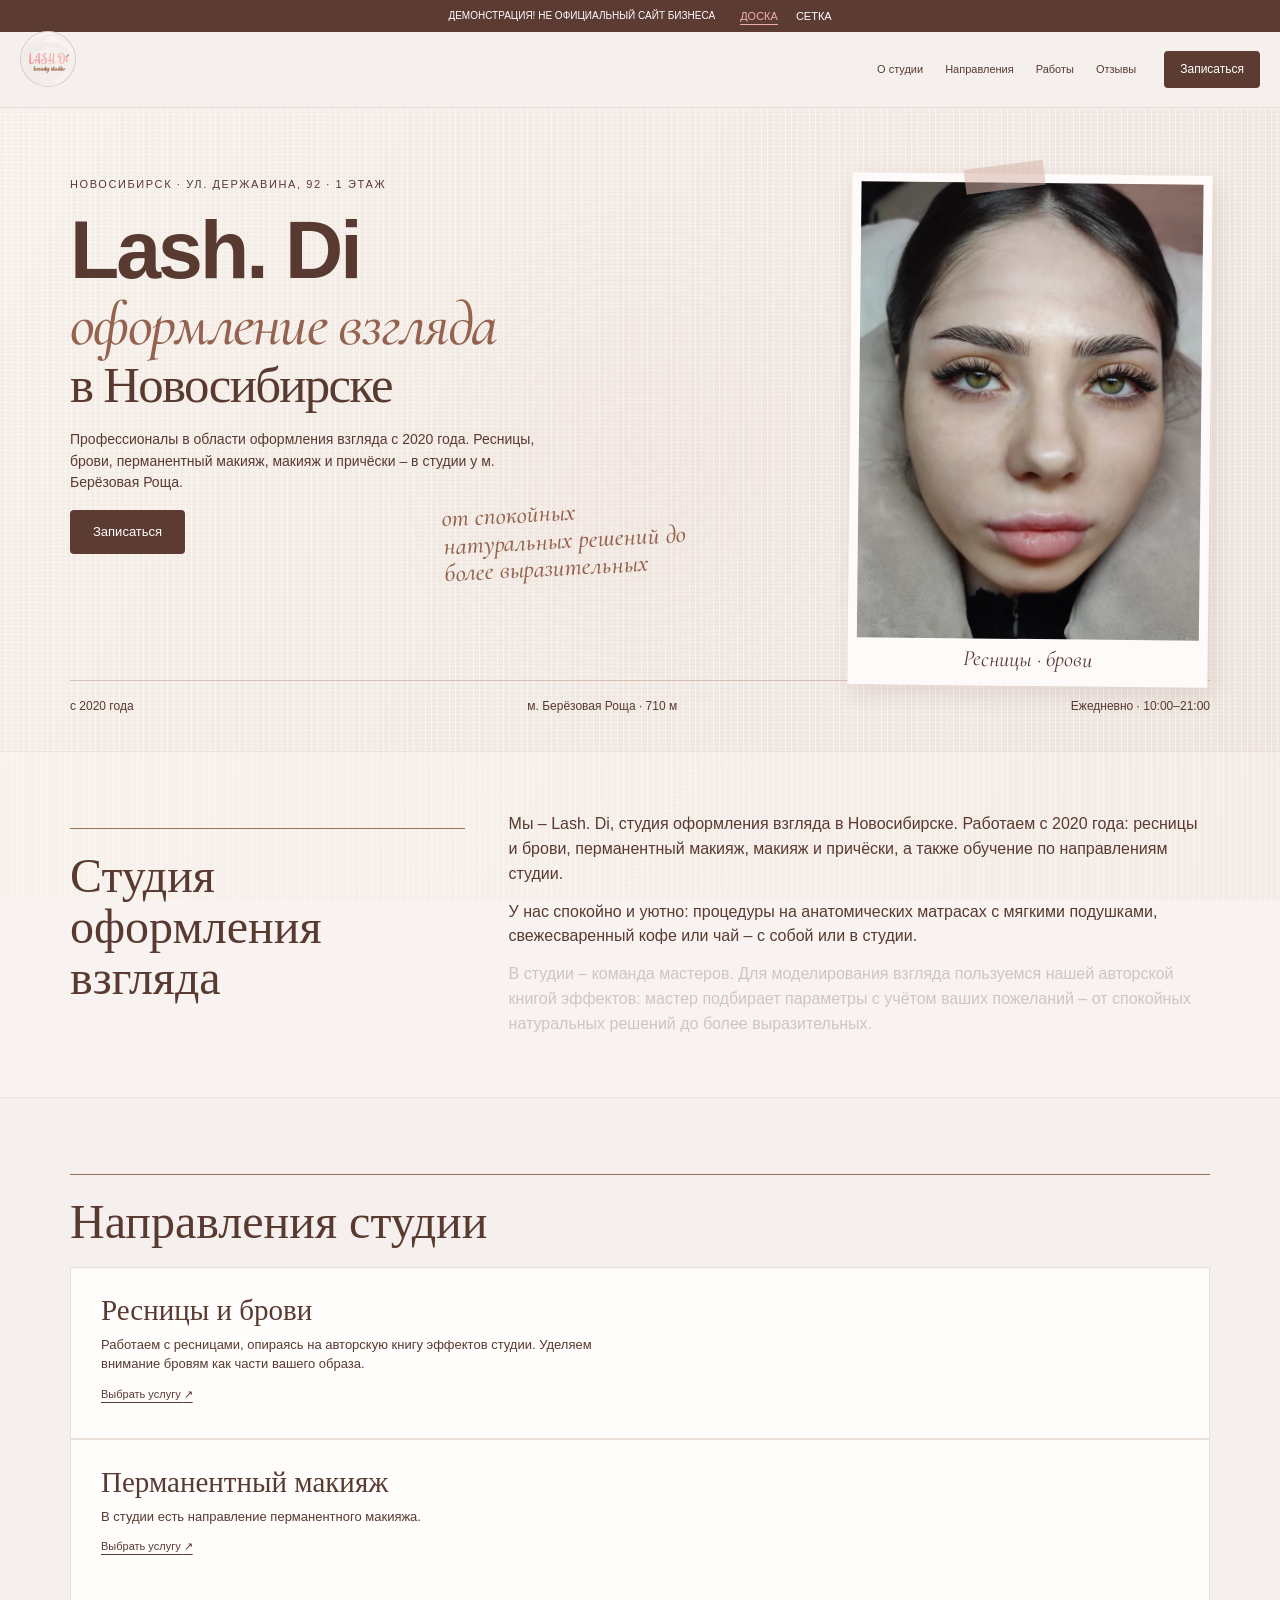
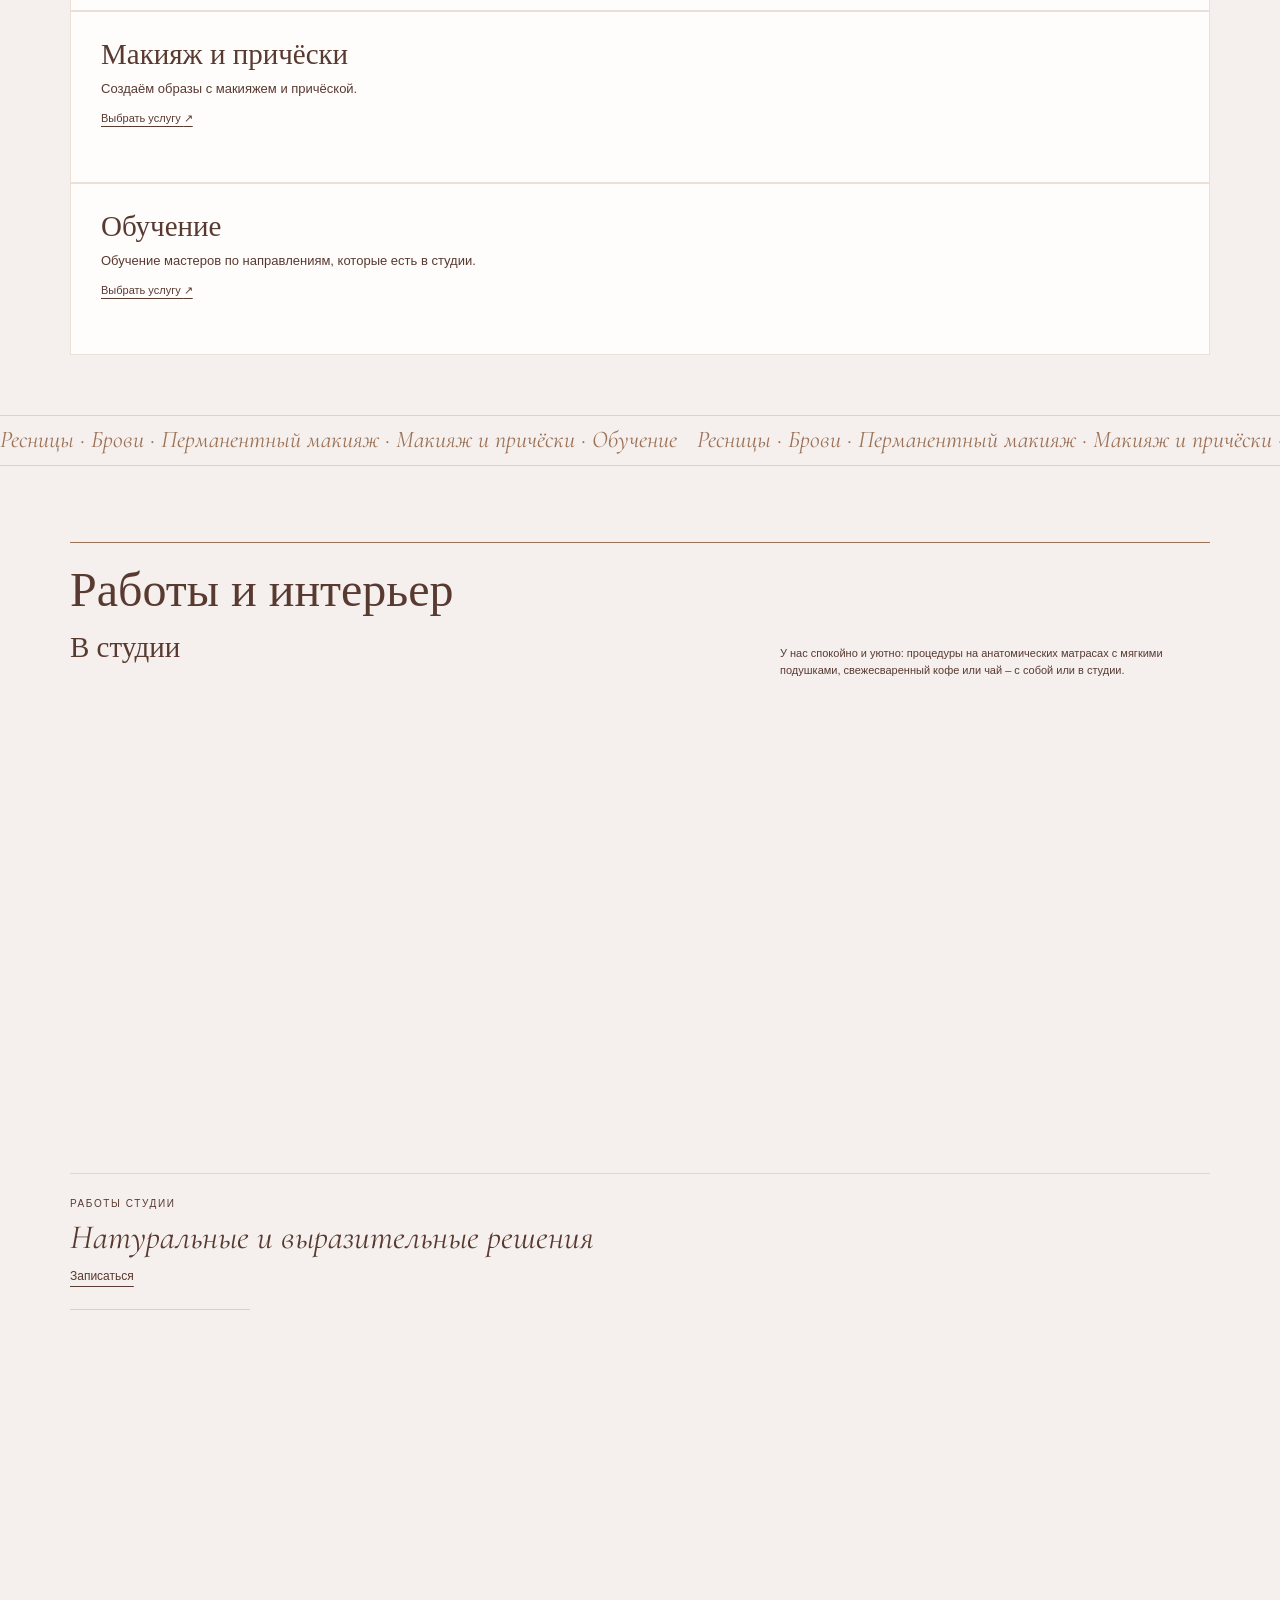
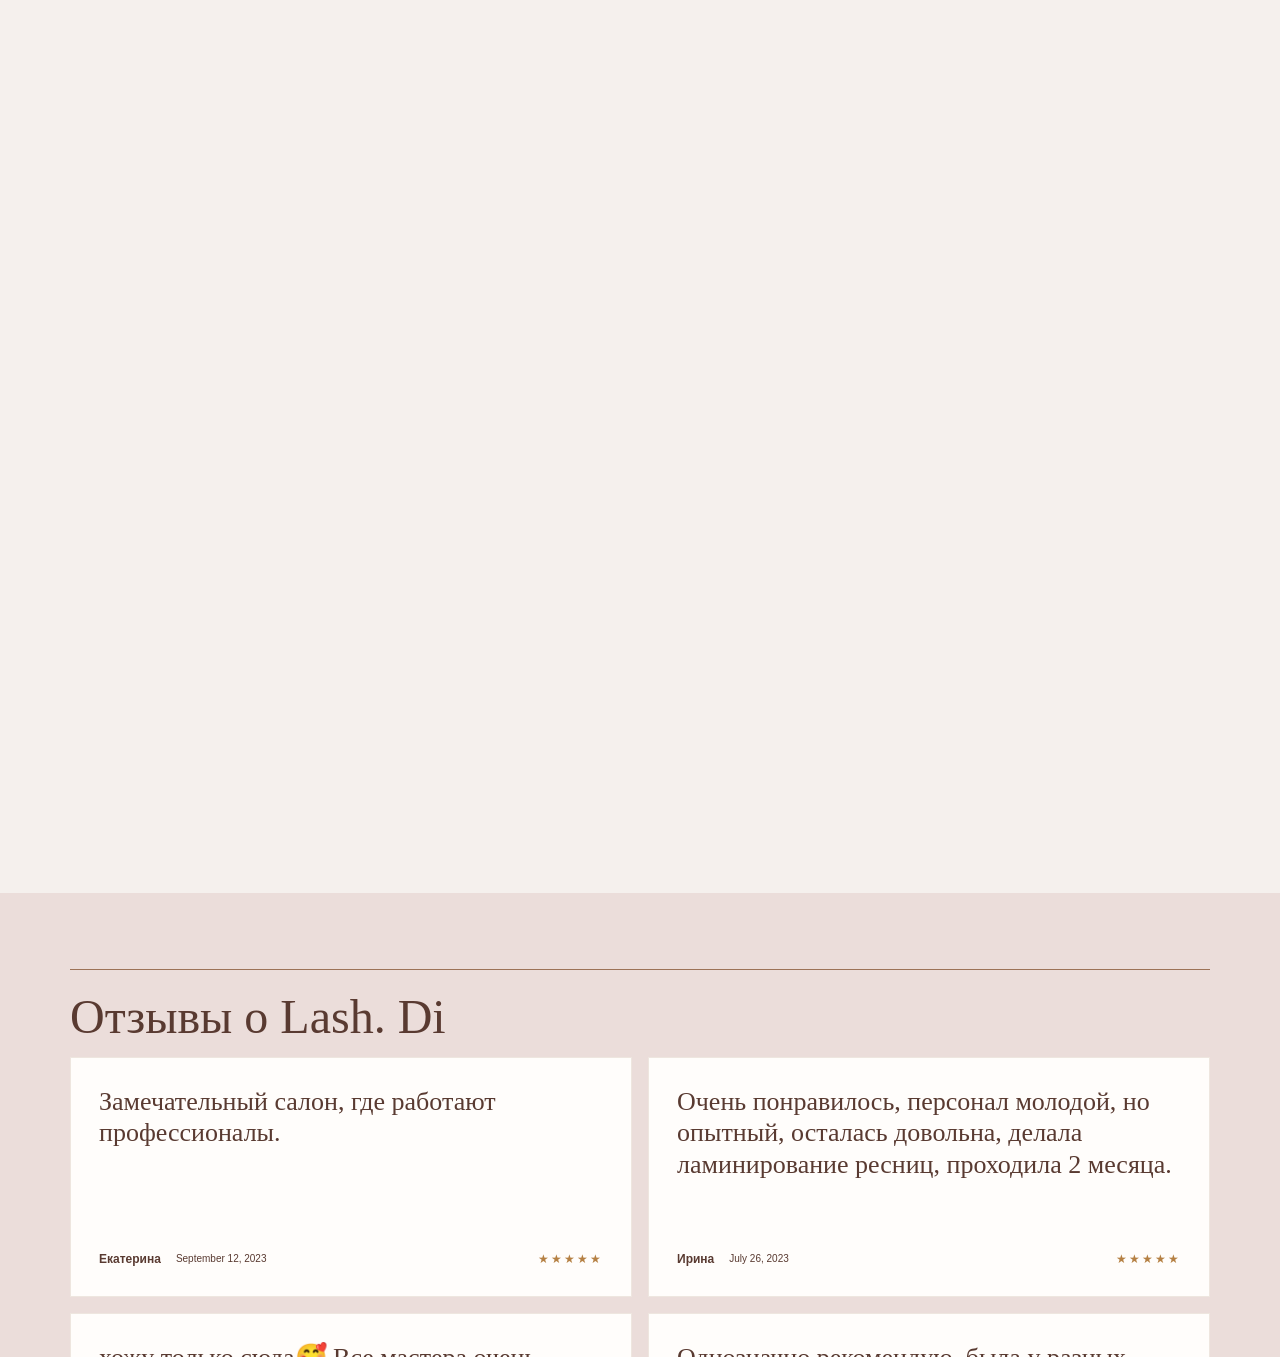
<file: index.html>
<!DOCTYPE html>

<html lang="ru">
<head>
<meta charset="utf-8"/>
<meta content="width=device-width, initial-scale=1.0" name="viewport"/>
<meta content="noindex, nofollow" name="robots"/>
<title>Lash. Di · Оформление взгляда в Новосибирске</title>
<meta content="Lash. Di · студия оформления взгляда в Новосибирске: ресницы, брови, перманентный макияж, макияж и причёски у м. Берёзовая Роща." name="description"/>
<meta content="#f5f0ed" name="theme-color"/>
<link href="logos/favicon.ico" rel="icon" sizes="any"/>
<link href="logos/favicon-32x32.png" rel="icon" sizes="32x32" type="image/png"/>
<link href="logos/apple-touch-icon.png" rel="apple-touch-icon" sizes="180x180"/>
<link as="font" crossorigin="" href="fonts/serif-italic.woff2" rel="preload" type="font/woff2"/>
<link as="image" href="img/work-57-lashes-defined-portrait.webp" rel="preload"/>
<link href="css/fonts.css" rel="stylesheet"/>
<link href="css/styles.css" rel="stylesheet"/>
<script>if(matchMedia('(prefers-reduced-motion: no-preference)').matches){document.documentElement.classList.add('m-on');window.__release=setTimeout(()=>document.documentElement.classList.remove('m-on'),2500)}</script>
</head><body class="board">
<a class="skip" href="#main">К содержанию</a>
<div class="top">
<div class="demo"><span>ДЕМОНСТРАЦИЯ! НЕ ОФИЦИАЛЬНЫЙ САЙТ БИЗНЕСА</span><nav aria-label="Варианты демонстрации"><a aria-current="page" href="index.html">Доска</a><a href="v2/index.html">Сетка</a></nav></div>
<header class="hd"><a aria-label="Lash. Di, главная" class="brand" href="index.html"><img alt="Lash. Di" height="340" src="logos/logo.png" width="340"/></a><nav aria-label="Разделы" class="desktop-nav"><a href="#about">О студии</a><a href="#services">Направления</a><a href="#gallery">Работы</a><a href="#reviews">Отзывы</a></nav><a class="btn hd-book" href="https://dikidi.net/434965" rel="noopener noreferrer" target="_blank">Записаться</a><button aria-controls="site-menu" aria-expanded="false" aria-label="Открыть меню" class="menu-toggle"><span></span><span></span></button></header>
<nav aria-label="Меню" class="mobile-menu" hidden="" id="site-menu"><a href="#services">Направления</a><a href="#gallery">Работы</a><a href="#about">О студии</a><a href="#reviews">Отзывы</a><a href="#contacts">Контакты</a></nav>
<div aria-hidden="true" class="progress"></div>
</div>
<div class="top-space"></div><div aria-hidden="true" class="light-spot" data-light=""></div><main id="main">
<section class="hero"><div class="wrap hero-grid"><div class="hero-copy"><p class="eyebrow">Новосибирск · ул. Державина, 92 · 1 этаж</p><h1><span class="brand-line">Lash. Di</span> <em>оформление взгляда</em><span class="city-line">в Новосибирске</span></h1><p class="hero-note">от спокойных натуральных решений до более выразительных</p><p class="hero-lead">Профессионалы в области оформления взгляда с 2020 года. Ресницы, брови, перманентный макияж, макияж и причёски – в студии у м. Берёзовая Роща.</p><a class="btn" href="https://dikidi.net/434965" rel="noopener noreferrer" target="_blank">Записаться</a></div><figure class="hero-photo" data-rv="pin"><img alt="Работа студии Lash. Di" fetchpriority="high" height="960" src="img/work-57-lashes-defined-portrait.webp" width="720"/><figcaption>Ресницы · брови</figcaption><span aria-hidden="true" class="tape"></span></figure><div class="hero-facts"><span>с 2020 года</span><span>м. Берёзовая Роща · 710 м</span><span>Ежедневно · 10:00–21:00</span></div></div></section>
<section class="about" id="about"><div class="wrap about-grid"><div class="section-title"><span aria-hidden="true" class="line"></span><h2>Студия оформления взгляда</h2></div><div class="about-text"><p data-rv="text">Мы – Lash. Di, студия оформления взгляда в Новосибирске. Работаем с 2020 года: ресницы и брови, перманентный макияж, макияж и причёски, а также обучение по направлениям студии.</p><p>У нас спокойно и уютно: процедуры на анатомических матрасах с мягкими подушками, свежесваренный кофе или чай – с собой или в студии.</p><p data-light="">В студии – команда мастеров. Для моделирования взгляда пользуемся нашей авторской книгой эффектов: мастер подбирает параметры с учётом ваших пожеланий – от спокойных натуральных решений до более выразительных.</p></div></div></section>
<section class="services" id="services"><div class="wrap"><div class="section-title" data-line-first=""><span aria-hidden="true" class="line"></span><h2>Направления студии</h2></div><div class="service-stack"><div class="service-item" style="--i:0"><article><h3>Ресницы и брови</h3><p>Работаем с ресницами, опираясь на авторскую книгу эффектов студии. Уделяем внимание бровям как части вашего образа.</p><a href="https://dikidi.net/434965" rel="noopener noreferrer" target="_blank">Выбрать услугу <span aria-hidden="true">↗</span></a></article></div><div class="service-item" style="--i:1"><article><h3>Перманентный макияж</h3><p>В студии есть направление перманентного макияжа.</p><a href="https://dikidi.net/434965" rel="noopener noreferrer" target="_blank">Выбрать услугу <span aria-hidden="true">↗</span></a></article></div><div class="service-item" style="--i:2"><article><h3>Макияж и причёски</h3><p>Создаём образы с макияжем и причёской.</p><a href="https://dikidi.net/434965" rel="noopener noreferrer" target="_blank">Выбрать услугу <span aria-hidden="true">↗</span></a></article></div><div class="service-item" style="--i:3"><article><h3>Обучение</h3><p>Обучение мастеров по направлениям, которые есть в студии.</p><a href="https://dikidi.net/434965" rel="noopener noreferrer" target="_blank">Выбрать услугу <span aria-hidden="true">↗</span></a></article></div></div></div></section><div aria-label="Направления студии" class="marquee"><div>Ресницы · Брови · Перманентный макияж · Макияж и причёски · Обучение</div><div aria-hidden="true">Ресницы · Брови · Перманентный макияж · Макияж и причёски · Обучение</div></div><section class="gallery" id="gallery"><div class="wrap"><div class="section-title"><span aria-hidden="true" class="line"></span><h2>Работы и интерьер</h2></div><div class="interior-block"><div class="subsection-title"><h3>В студии</h3><p>У нас спокойно и уютно: процедуры на анатомических матрасах с мягкими подушками, свежесваренный кофе или чай – с собой или в студии.</p></div><ul class="photo-list rem1" data-rv="group"><li style="--r:-1.8deg"><figure data-rv="curtain"><img alt="Интерьер Lash. Di" height="901" loading="lazy" src="img/interior-01.webp" width="720"/></figure></li><li style="--r:1.5deg"><figure data-rv="curtain"><img alt="Интерьер Lash. Di" height="960" loading="lazy" src="img/interior-02.webp" width="540"/></figure></li><li style="--r:-0.7deg"><figure data-rv="curtain"><img alt="Интерьер Lash. Di" height="960" loading="lazy" src="img/interior-03.webp" width="720"/></figure></li><li style="--r:2.2deg"><figure data-rv="curtain"><img alt="Интерьер Lash. Di" height="960" loading="lazy" src="img/interior-04.webp" width="540"/></figure></li><li style="--r:-1.8deg"><figure data-rv="curtain"><img alt="Интерьер Lash. Di" height="960" loading="lazy" src="img/interior-05.webp" width="540"/></figure></li><li style="--r:1.5deg"><figure data-rv="curtain"><img alt="Интерьер Lash. Di" height="960" loading="lazy" src="img/interior-06.webp" width="720"/></figure></li><li style="--r:-0.7deg"><figure data-rv="curtain"><img alt="Интерьер Lash. Di" height="720" loading="lazy" src="img/interior-07.webp" width="720"/></figure></li><li style="--r:2.2deg"><figure data-rv="curtain"><img alt="Интерьер Lash. Di" height="960" loading="lazy" src="img/interior-08.webp" width="540"/></figure></li><li style="--r:-1.8deg"><figure data-rv="curtain"><img alt="Интерьер Lash. Di" height="960" loading="lazy" src="img/interior-09.webp" width="720"/></figure></li><li style="--r:1.5deg"><figure data-rv="curtain"><img alt="Интерьер Lash. Di" height="960" loading="lazy" src="img/interior-10.webp" width="720"/></figure></li><li style="--r:-0.7deg"><figure data-rv="curtain"><img alt="Интерьер Lash. Di" height="960" loading="lazy" src="img/interior-11.webp" width="720"/></figure></li><li style="--r:2.2deg"><figure data-rv="curtain"><img alt="Интерьер Lash. Di" height="960" loading="lazy" src="img/interior-12.webp" width="540"/></figure></li><li style="--r:-1.8deg"><figure data-rv="curtain"><img alt="Интерьер Lash. Di" height="960" loading="lazy" src="img/interior-13.webp" width="720"/></figure></li></ul></div><div class="works-lane" data-lane="gallery"><div class="lane-pin"><div class="lane-layout"><div class="lane-caption"><p class="eyebrow">Работы студии</p><h3>Натуральные и выразительные решения</h3><a class="text-link" href="https://dikidi.net/434965" rel="noopener noreferrer" target="_blank">Записаться</a><div aria-hidden="true" class="lane-progress"><span></span></div></div><div class="lane-view"><ul class="lane-track rem1" data-rv="group"><li style="--r:-1.8deg"><figure data-rv="curtain"><img alt="Работа студии Lash. Di" height="960" loading="lazy" src="img/work-01.webp" width="720"/></figure></li><li style="--r:1.5deg"><figure data-rv="curtain"><img alt="Работа студии Lash. Di" height="960" loading="lazy" src="img/work-02.webp" width="720"/></figure></li><li style="--r:-0.7deg"><figure data-rv="curtain"><img alt="Работа студии Lash. Di" height="960" loading="lazy" src="img/work-03.webp" width="554"/></figure></li><li style="--r:2.2deg"><figure data-rv="curtain"><img alt="Работа студии Lash. Di" height="960" loading="lazy" src="img/work-04.webp" width="689"/></figure></li><li style="--r:-1.8deg"><figure data-rv="curtain"><img alt="Работа студии Lash. Di" height="960" loading="lazy" src="img/work-05.webp" width="713"/></figure></li><li style="--r:1.5deg"><figure data-rv="curtain"><img alt="Работа студии Lash. Di" height="960" loading="lazy" src="img/work-06.webp" width="575"/></figure></li><li style="--r:-0.7deg"><figure data-rv="curtain"><img alt="Работа студии Lash. Di" height="900" loading="lazy" src="img/work-07.webp" width="720"/></figure></li><li style="--r:2.2deg"><figure data-rv="curtain"><img alt="Работа студии Lash. Di" height="904" loading="lazy" src="img/work-08.webp" width="705"/></figure></li><li style="--r:-1.8deg"><figure data-rv="curtain"><img alt="Работа студии Lash. Di" height="960" loading="lazy" src="img/work-09.webp" width="540"/></figure></li><li style="--r:1.5deg"><figure data-rv="curtain"><img alt="Работа студии Lash. Di" height="900" loading="lazy" src="img/work-10.webp" width="720"/></figure></li><li style="--r:-0.7deg"><figure data-rv="curtain"><img alt="Работа студии Lash. Di" height="960" loading="lazy" src="img/work-11.webp" width="559"/></figure></li><li style="--r:2.2deg"><figure data-rv="curtain"><img alt="Работа студии Lash. Di" height="960" loading="lazy" src="img/work-12.webp" width="720"/></figure></li><li style="--r:-1.8deg"><figure data-rv="curtain"><img alt="Работа студии Lash. Di" height="959" loading="lazy" src="img/work-13.webp" width="720"/></figure></li><li style="--r:1.5deg"><figure data-rv="curtain"><img alt="Работа студии Lash. Di" height="960" loading="lazy" src="img/work-14.webp" width="619"/></figure></li><li style="--r:-0.7deg"><figure data-rv="curtain"><img alt="Работа студии Lash. Di" height="540" loading="lazy" src="img/work-15.webp" width="720"/></figure></li><li style="--r:2.2deg"><figure data-rv="curtain"><img alt="Работа студии Lash. Di" height="960" loading="lazy" src="img/work-16.webp" width="659"/></figure></li><li style="--r:-1.8deg"><figure data-rv="curtain"><img alt="Работа студии Lash. Di" height="899" loading="lazy" src="img/work-17-brows.webp" width="720"/></figure></li><li style="--r:1.5deg"><figure data-rv="curtain"><img alt="Работа студии Lash. Di" height="960" loading="lazy" src="img/work-18-brows-detail.webp" width="686"/></figure></li><li style="--r:-0.7deg"><figure data-rv="curtain"><img alt="Работа студии Lash. Di" height="900" loading="lazy" src="img/work-19-brows-finished.webp" width="720"/></figure></li><li style="--r:2.2deg"><figure data-rv="curtain"><img alt="Работа студии Lash. Di" height="722" loading="lazy" src="img/work-20-wax.webp" width="720"/></figure></li><li style="--r:-1.8deg"><figure data-rv="curtain"><img alt="Работа студии Lash. Di" height="722" loading="lazy" src="img/work-21-freckles-result.webp" width="720"/></figure></li><li style="--r:1.5deg"><figure data-rv="curtain"><img alt="Работа студии Lash. Di" height="718" loading="lazy" src="img/work-22-lashes-natural.webp" width="720"/></figure></li><li style="--r:-0.7deg"><figure data-rv="curtain"><img alt="Работа студии Lash. Di" height="718" loading="lazy" src="img/work-23-lashes-textured.webp" width="720"/></figure></li><li style="--r:2.2deg"><figure data-rv="curtain"><img alt="Работа студии Lash. Di" height="720" loading="lazy" src="img/work-24-lashes-definition.webp" width="720"/></figure></li><li style="--r:-1.8deg"><figure data-rv="curtain"><img alt="Работа студии Lash. Di" height="720" loading="lazy" src="img/work-25-lashes-soft.webp" width="720"/></figure></li><li style="--r:1.5deg"><figure data-rv="curtain"><img alt="Работа студии Lash. Di" height="627" loading="lazy" src="img/work-26-lashes-freckles.webp" width="627"/></figure></li><li style="--r:-0.7deg"><figure data-rv="curtain"><img alt="Работа студии Lash. Di" height="716" loading="lazy" src="img/work-27-lashes-cat-eye.webp" width="716"/></figure></li><li style="--r:2.2deg"><figure data-rv="curtain"><img alt="Работа студии Lash. Di" height="960" loading="lazy" src="img/work-28-adaptive-lips.webp" width="720"/></figure></li><li style="--r:-1.8deg"><figure data-rv="curtain"><img alt="Работа студии Lash. Di" height="960" loading="lazy" src="img/work-29-adaptive-portrait.webp" width="720"/></figure></li><li style="--r:1.5deg"><figure data-rv="curtain"><img alt="Работа студии Lash. Di" height="540" loading="lazy" src="img/work-30-adaptive-curls.webp" width="720"/></figure></li><li style="--r:-0.7deg"><figure data-rv="curtain"><img alt="Работа студии Lash. Di" height="960" loading="lazy" src="img/work-31-adaptive-blonde.webp" width="720"/></figure></li><li style="--r:2.2deg"><figure data-rv="curtain"><img alt="Работа студии Lash. Di" height="959" loading="lazy" src="img/work-32-adaptive-pink.webp" width="720"/></figure></li><li style="--r:-1.8deg"><figure data-rv="curtain"><img alt="Работа студии Lash. Di" height="960" loading="lazy" src="img/work-33-adaptive-redhair.webp" width="720"/></figure></li><li style="--r:1.5deg"><figure data-rv="curtain"><img alt="Работа студии Lash. Di" height="720" loading="lazy" src="img/work-34-lash-lamination-comparison.webp" width="720"/></figure></li><li style="--r:-0.7deg"><figure data-rv="curtain"><img alt="Работа студии Lash. Di" height="720" loading="lazy" src="img/work-35-brow-tint-brush.webp" width="720"/></figure></li><li style="--r:2.2deg"><figure data-rv="curtain"><img alt="Работа студии Lash. Di" height="720" loading="lazy" src="img/work-36-brow-products.webp" width="720"/></figure></li><li style="--r:-1.8deg"><figure data-rv="curtain"><img alt="Работа студии Lash. Di" height="720" loading="lazy" src="img/work-37-brow-result.webp" width="720"/></figure></li><li style="--r:1.5deg"><figure data-rv="curtain"><img alt="Работа студии Lash. Di" height="899" loading="lazy" src="img/work-38-brow-portrait.webp" width="720"/></figure></li><li style="--r:-0.7deg"><figure data-rv="curtain"><img alt="Работа студии Lash. Di" height="899" loading="lazy" src="img/work-39-brow-portrait-freckles.webp" width="720"/></figure></li><li style="--r:2.2deg"><figure data-rv="curtain"><img alt="Работа студии Lash. Di" height="720" loading="lazy" src="img/work-40-brow-thinning-comparison.webp" width="720"/></figure></li><li style="--r:-1.8deg"><figure data-rv="curtain"><img alt="Работа студии Lash. Di" height="720" loading="lazy" src="img/work-41-brow-essence.webp" width="720"/></figure></li><li style="--r:1.5deg"><figure data-rv="curtain"><img alt="Работа студии Lash. Di" height="624" loading="lazy" src="img/work-42-brow-halal.webp" width="624"/></figure></li><li style="--r:-0.7deg"><figure data-rv="curtain"><img alt="Работа студии Lash. Di" height="702" loading="lazy" src="img/work-43-pmu-brow-correction.webp" width="702"/></figure></li><li style="--r:2.2deg"><figure data-rv="curtain"><img alt="Работа студии Lash. Di" height="724" loading="lazy" src="img/work-44-pmu-lashline-correction.webp" width="720"/></figure></li><li style="--r:-1.8deg"><figure data-rv="curtain"><img alt="Работа студии Lash. Di" height="722" loading="lazy" src="img/work-45-pmu-eyeliner-correction.webp" width="720"/></figure></li><li style="--r:1.5deg"><figure data-rv="curtain"><img alt="Работа студии Lash. Di" height="720" loading="lazy" src="img/work-46-pmu-lips-correction.webp" width="720"/></figure></li><li style="--r:-0.7deg"><figure data-rv="curtain"><img alt="Работа студии Lash. Di" height="720" loading="lazy" src="img/work-47-pmu-brows.webp" width="720"/></figure></li><li style="--r:2.2deg"><figure data-rv="curtain"><img alt="Работа студии Lash. Di" height="899" loading="lazy" src="img/work-48-lashes-volume.webp" width="720"/></figure></li><li style="--r:-1.8deg"><figure data-rv="curtain"><img alt="Работа студии Lash. Di" height="899" loading="lazy" src="img/work-49-lashes-wispy.webp" width="720"/></figure></li><li style="--r:1.5deg"><figure data-rv="curtain"><img alt="Работа студии Lash. Di" height="899" loading="lazy" src="img/work-50-lashes-redhair.webp" width="720"/></figure></li><li style="--r:-0.7deg"><figure data-rv="curtain"><img alt="Работа студии Lash. Di" height="899" loading="lazy" src="img/work-51-lashes-brow-detail.webp" width="720"/></figure></li><li style="--r:2.2deg"><figure data-rv="curtain"><img alt="Работа студии Lash. Di" height="899" loading="lazy" src="img/work-52-lashes-spiky.webp" width="720"/></figure></li><li style="--r:-1.8deg"><figure data-rv="curtain"><img alt="Работа студии Lash. Di" height="720" loading="lazy" src="img/work-53-lashes-spiky-square.webp" width="720"/></figure></li><li style="--r:1.5deg"><figure data-rv="curtain"><img alt="Работа студии Lash. Di" height="899" loading="lazy" src="img/work-54-lashes-portrait.webp" width="720"/></figure></li><li style="--r:-0.7deg"><figure data-rv="curtain"><img alt="Работа студии Lash. Di" height="960" loading="lazy" src="img/work-55-lashes-red-portrait.webp" width="720"/></figure></li><li style="--r:2.2deg"><figure data-rv="curtain"><img alt="Работа студии Lash. Di" height="960" loading="lazy" src="img/work-56-lashes-brow-portrait.webp" width="720"/></figure></li><li style="--r:1.5deg"><figure data-rv="curtain"><img alt="Работа студии Lash. Di" height="789" loading="lazy" src="img/work-58-lashes-ringlight.webp" width="720"/></figure></li><li style="--r:-0.7deg"><figure data-rv="curtain"><img alt="Работа студии Lash. Di" height="899" loading="lazy" src="img/work-59-lashes-soft-macro.webp" width="720"/></figure></li><li style="--r:2.2deg"><figure data-rv="curtain"><img alt="Работа студии Lash. Di" height="960" loading="lazy" src="img/work-60-lashes-natural-portrait.webp" width="720"/></figure></li><li style="--r:-1.8deg"><figure data-rv="curtain"><img alt="Работа студии Lash. Di" height="721" loading="lazy" src="img/work-61-lash-tint-process.webp" width="720"/></figure></li><li style="--r:1.5deg"><figure data-rv="curtain"><img alt="Работа студии Lash. Di" height="899" loading="lazy" src="img/work-62-lashes-express-portrait.webp" width="720"/></figure></li><li style="--r:-0.7deg"><figure data-rv="curtain"><img alt="Работа студии Lash. Di" height="960" loading="lazy" src="img/work-63-lashes-volume-side.webp" width="720"/></figure></li><li style="--r:2.2deg"><figure data-rv="curtain"><img alt="Работа студии Lash. Di" height="722" loading="lazy" src="img/work-64-hair-curls.webp" width="720"/></figure></li><li style="--r:-1.8deg"><figure data-rv="curtain"><img alt="Работа студии Lash. Di" height="720" loading="lazy" src="img/work-65-hair-curls-portrait.webp" width="720"/></figure></li><li style="--r:1.5deg"><figure data-rv="curtain"><img alt="Работа студии Lash. Di" height="899" loading="lazy" src="img/work-66-makeup-ponytail.webp" width="720"/></figure></li><li style="--r:-0.7deg"><figure data-rv="curtain"><img alt="Работа студии Lash. Di" height="720" loading="lazy" src="img/work-67-makeup-blonde.webp" width="720"/></figure></li><li style="--r:2.2deg"><figure data-rv="curtain"><img alt="Работа студии Lash. Di" height="720" loading="lazy" src="img/work-68-makeup-natural.webp" width="720"/></figure></li><li style="--r:-1.8deg"><figure data-rv="curtain"><img alt="Работа студии Lash. Di" height="899" loading="lazy" src="img/work-69-full-look-blue.webp" width="720"/></figure></li><li style="--r:1.5deg"><figure data-rv="curtain"><img alt="Работа студии Lash. Di" height="899" loading="lazy" src="img/work-70-full-look-blonde.webp" width="720"/></figure></li><li style="--r:-0.7deg"><figure data-rv="curtain"><img alt="Работа студии Lash. Di" height="899" loading="lazy" src="img/work-71-full-look-brunette.webp" width="720"/></figure></li><li style="--r:2.2deg"><figure data-rv="curtain"><img alt="Работа студии Lash. Di" height="720" loading="lazy" src="img/work-72-bridal.webp" width="720"/></figure></li><li style="--r:-1.8deg"><figure data-rv="curtain"><img alt="Работа студии Lash. Di" height="720" loading="lazy" src="img/work-73-hair-updo.webp" width="720"/></figure></li><li style="--r:1.5deg"><figure data-rv="curtain"><img alt="Работа студии Lash. Di" height="720" loading="lazy" src="img/work-74-makeup-glow.webp" width="720"/></figure></li></ul></div></div></div></div></div></section><section class="reviews soft" data-tone="soft" id="reviews"><div class="wrap"><div class="section-title"><span aria-hidden="true" class="line"></span><h2>Отзывы о Lash. Di</h2></div><div class="reviews-motion" data-stack="reviews"><div class="reviews-pin"><ul class="review-list"><li class="review-item"><blockquote cite="https://yandex.com/maps/org/lash_di/234714297576/reviews/" class="review-card"><p>Замечательный салон, где работают профессионалы.</p><footer><b>Екатерина</b><time>September 12, 2023</time><span aria-label="Оценка 5 из 5" class="stars" role="img">★★★★★</span></footer></blockquote></li><li class="review-item"><blockquote cite="https://yandex.com/maps/org/lash_di/234714297576/reviews/" class="review-card"><p>Очень понравилось, персонал молодой, но опытный, осталась довольна, делала ламинирование ресниц, проходила 2 месяца.</p><footer><b>Ирина</b><time>July 26, 2023</time><span aria-label="Оценка 5 из 5" class="stars" role="img">★★★★★</span></footer></blockquote></li><li class="review-item"><blockquote cite="https://yandex.com/maps/org/lash_di/234714297576/reviews/" class="review-card"><p>хожу только сюда🥰 Все мастера очень классно делают, спасибо большое, особенное спасибо за сервис-вкуснейшее кофе 🥹❤️</p><footer><b>Ангелина</b><time>November 1, 2025</time><span aria-label="Оценка 5 из 5" class="stars" role="img">★★★★★</span></footer></blockquote></li><li class="review-item"><blockquote cite="https://yandex.com/maps/org/lash_di/234714297576/reviews/" class="review-card"><p>Однозначно рекомендую, была у разных мастеров- качество всегда на высоте)</p><footer><b>Аля</b><time>October 29, 2024</time><span aria-label="Оценка 5 из 5" class="stars" role="img">★★★★★</span></footer></blockquote></li><li class="review-item"><blockquote cite="https://yandex.com/maps/org/lash_di/234714297576/reviews/" class="review-card"><p>Я в полном восторге! Мастер Ангелина - золотые руки, учла все пожелания, сделала идеальный изгиб. Ресницы держатся отлично, выглядят натурально, но очень эффектно. Спасибо за красоту💕</p><footer><b>Настя</b><time>August 19</time><span aria-label="Оценка 5 из 5" class="stars" role="img">★★★★★</span></footer></blockquote></li></ul></div></div><a class="text-link reviews-link" href="https://yandex.com/maps/org/lash_di/234714297576/reviews/" rel="noopener noreferrer" target="_blank">Все отзывы</a></div></section><section class="contacts dark" data-tone="dark" id="contacts"><div class="wrap"><div class="section-title"><span aria-hidden="true" class="line"></span><h2>Будем рады видеть вас</h2></div><div class="contact-panel"><div class="contact-info"><p class="contact-kicker">Lash. Di · Новосибирск</p><a class="address" href="https://yandex.com/maps/org/lash_di/234714297576/" rel="noopener noreferrer" target="_blank">ул. Державина, 92, 1 этаж</a><p>м. Берёзовая Роща · 710 м<br/>м. Маршала Покрышкина · 720 м</p><p>Ежедневно · 10:00–21:00</p><a class="phone" href="tel:+79231464871">+7 (923) 146-48-71</a><div class="contact-actions"><a class="btn light-btn" href="https://dikidi.net/434965" rel="noopener noreferrer" target="_blank">Записаться</a><a class="text-link" href="https://yandex.com/maps/org/lash_di/234714297576/" rel="noopener noreferrer" target="_blank">Адрес на карте</a></div><a class="telegram" href="https://t.me/lashdinsk" rel="noopener noreferrer" target="_blank">Написать в Telegram <span aria-hidden="true">↗</span></a></div><div class="map-box" data-map=""><div class="map-placeholder"><p>Новосибирск<br/>ул. Державина, 92</p><button class="map-button" type="button">Показать карту</button></div></div></div></div></section></main><footer class="footer"><div class="wrap"><span>Lash. Di · студия оформления взгляда</span><a href="tel:+79231464871">+7 (923) 146-48-71</a><span>Ежедневно · 10:00–21:00</span></div></footer><script defer="" src="js/motion.js"></script>
</body></html>
</file>
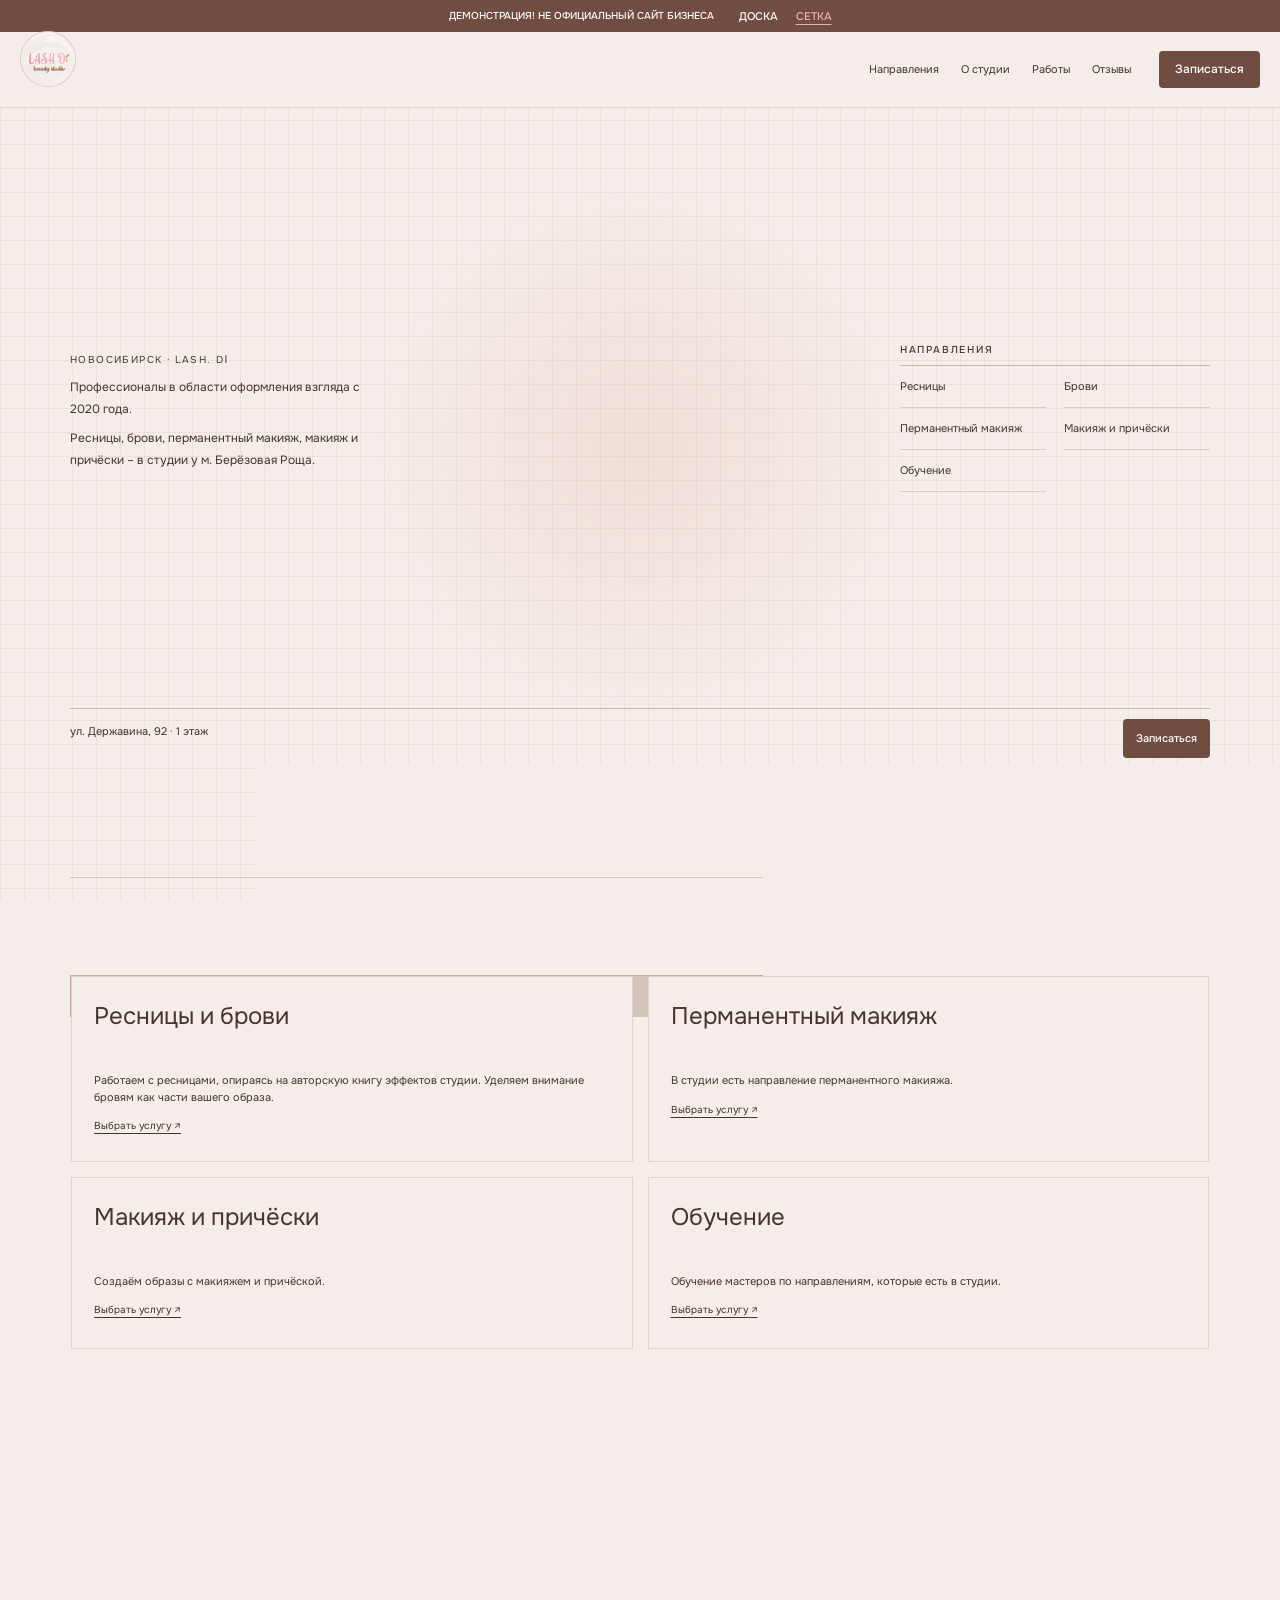
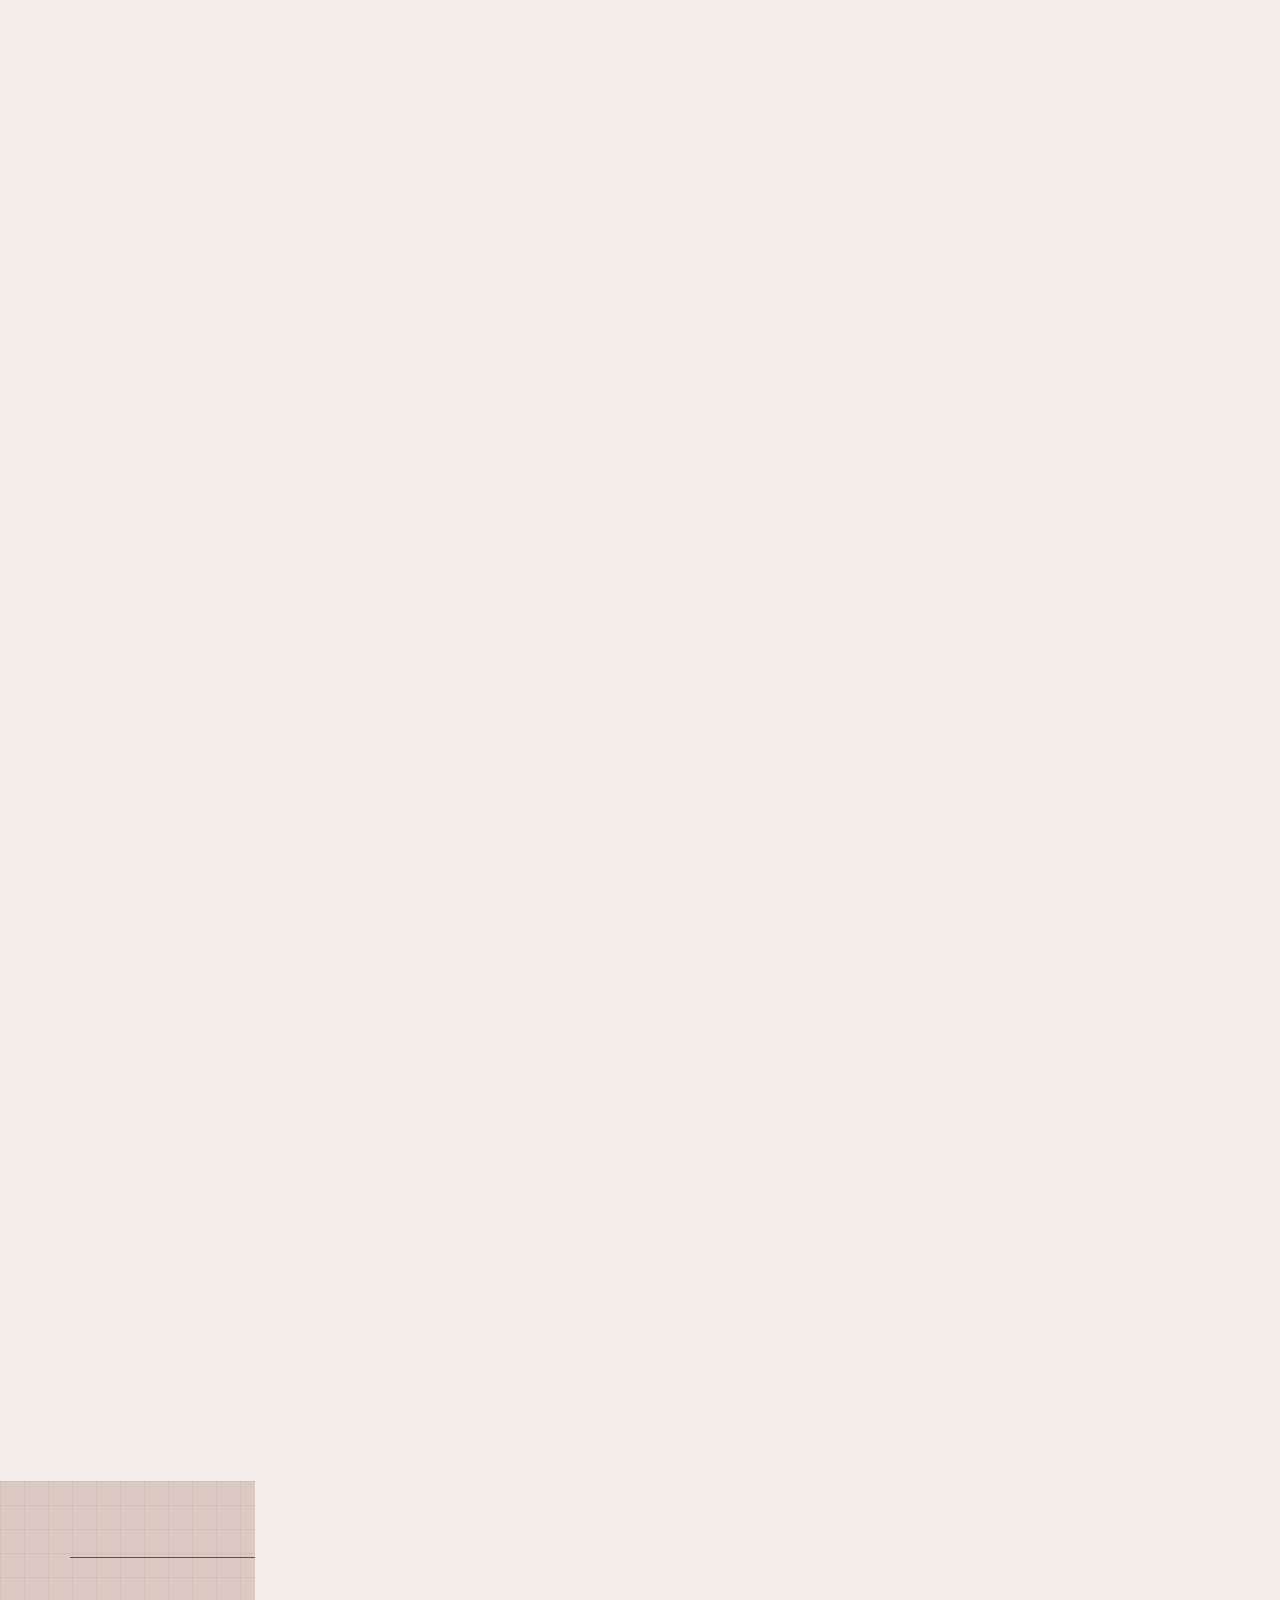
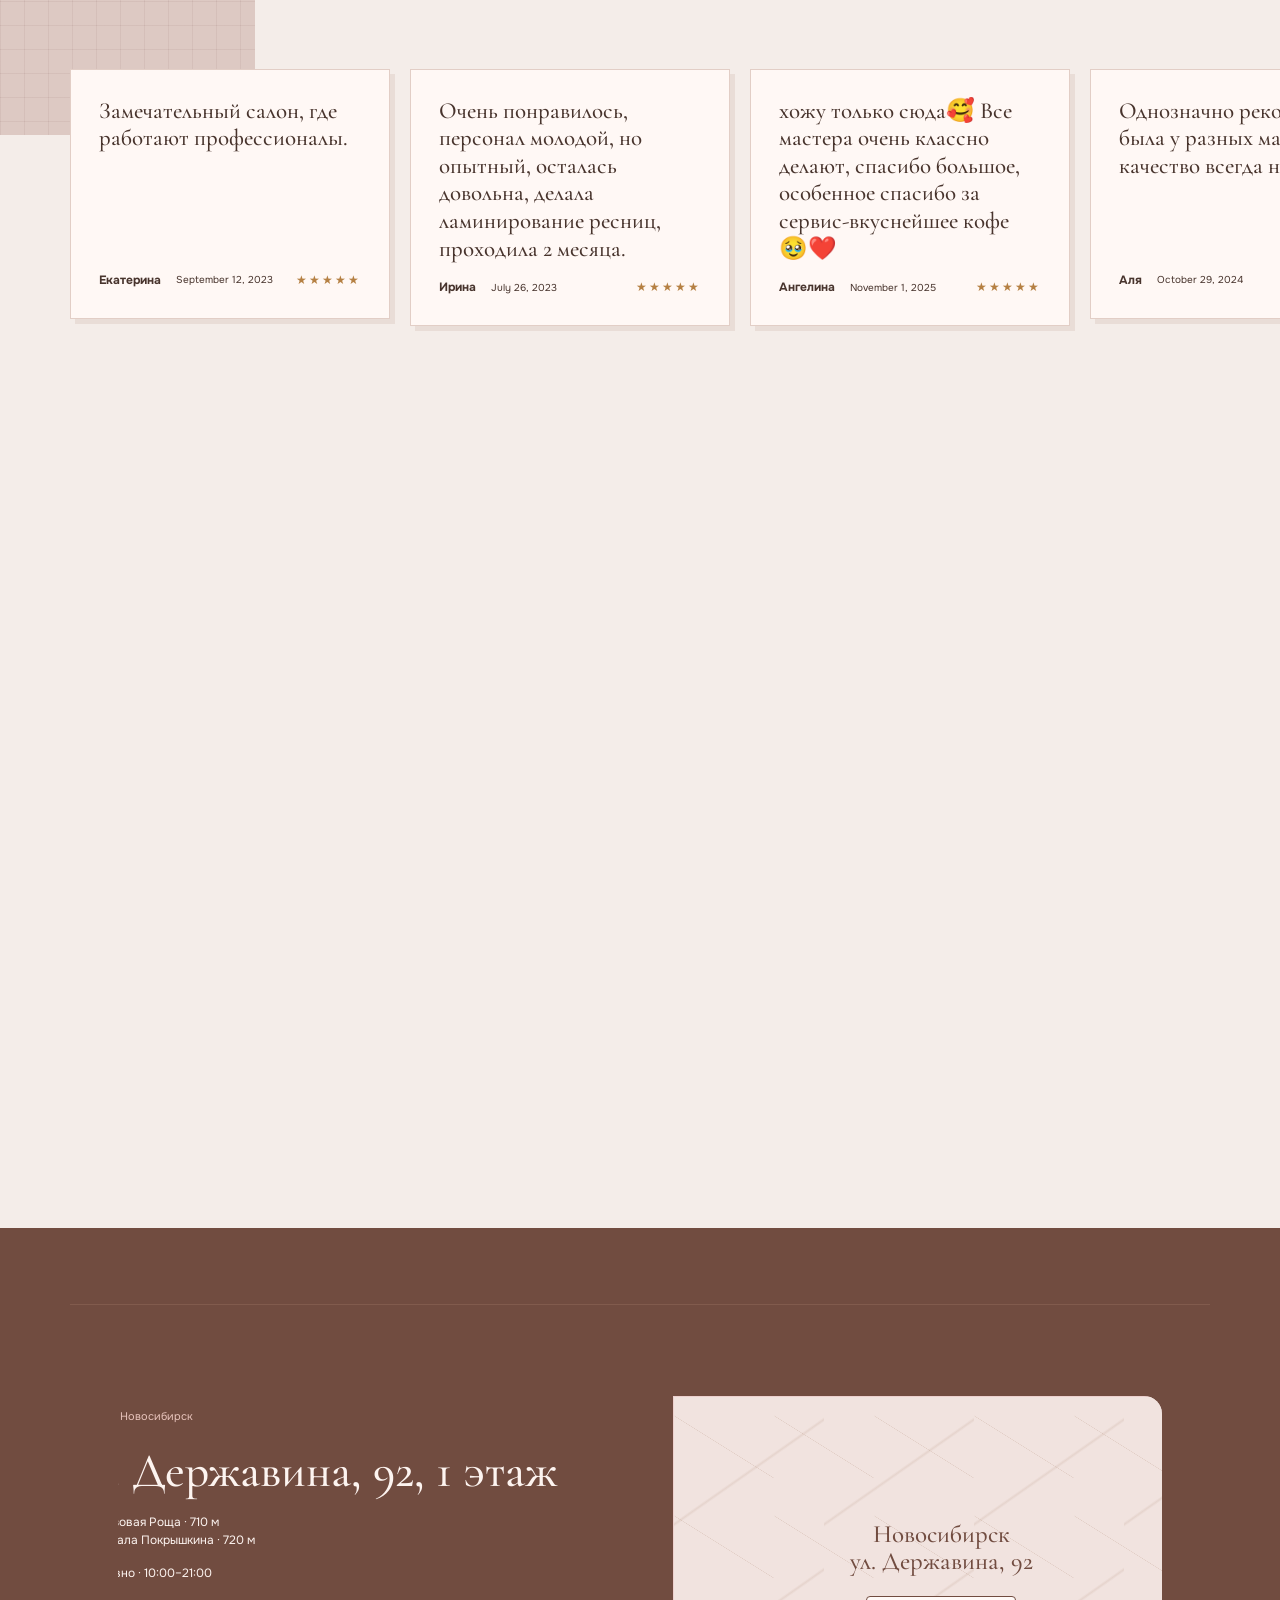
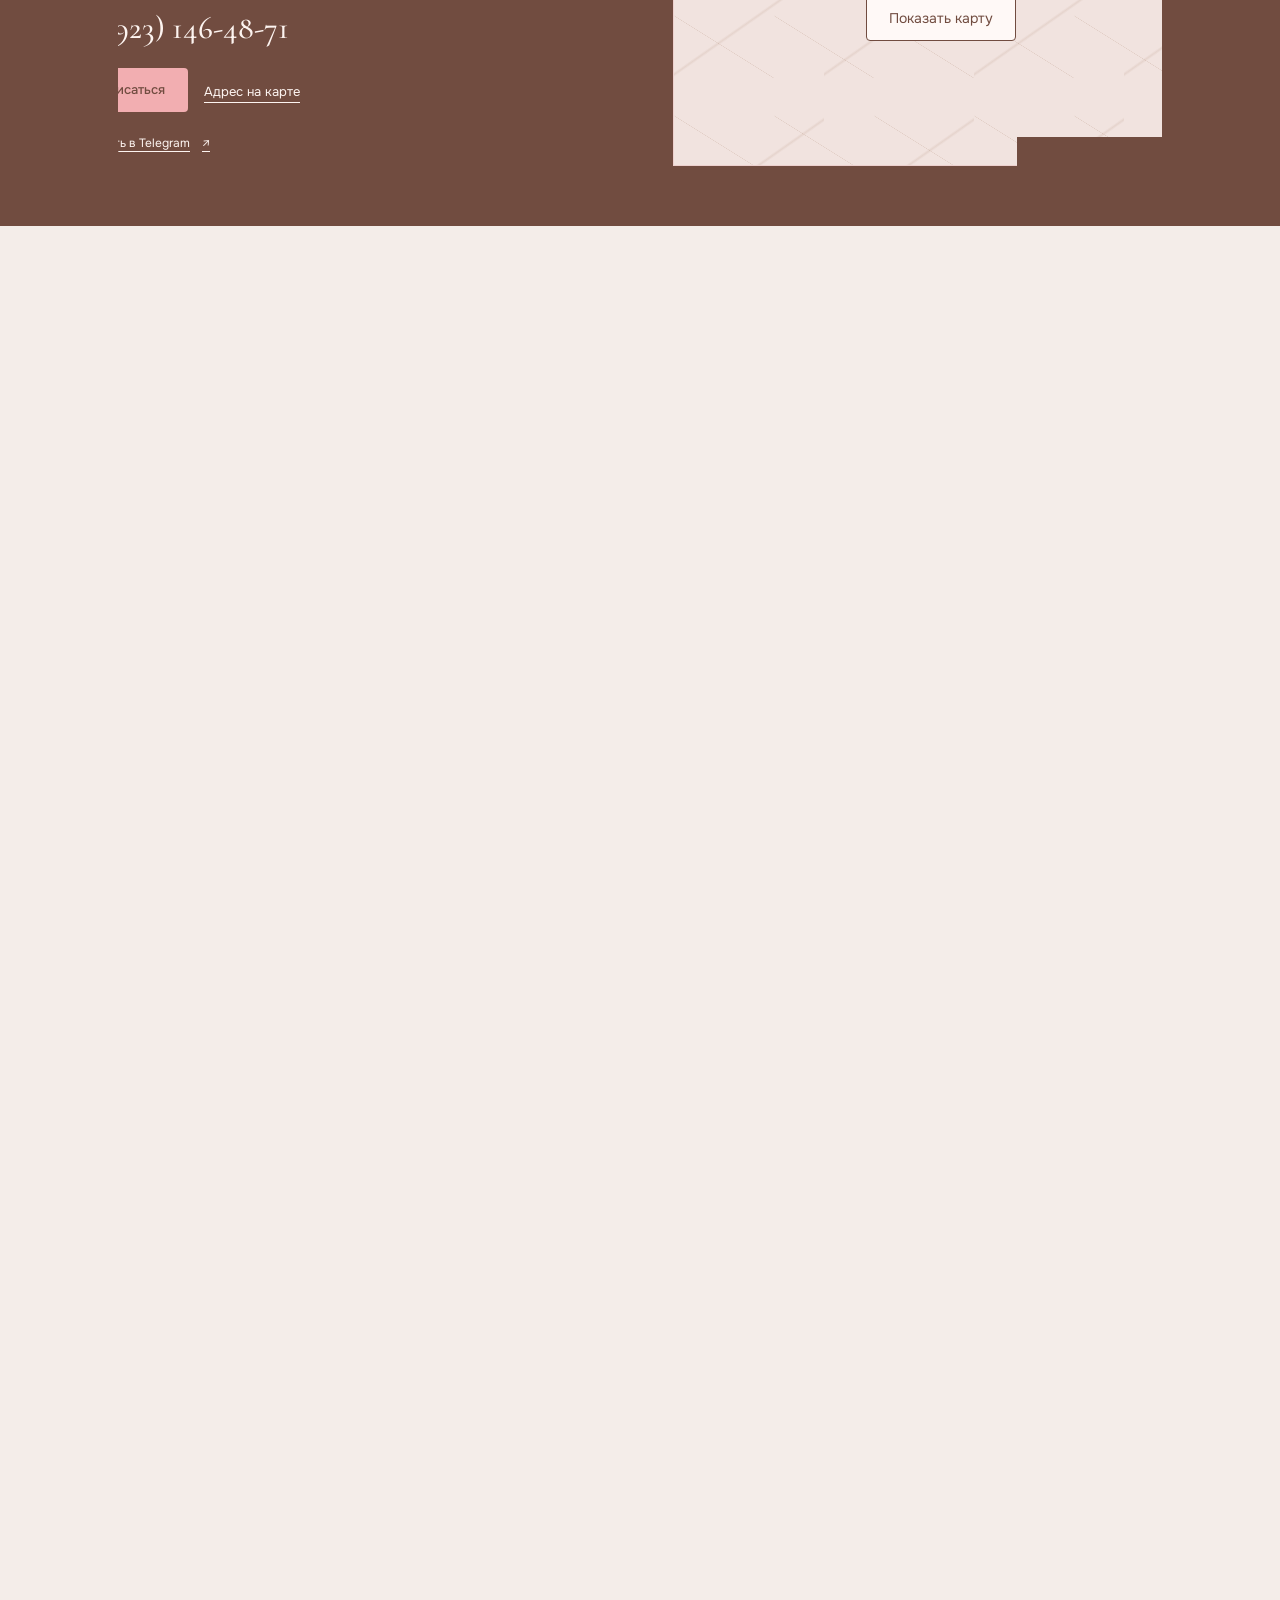
<file: v2/index.html>
<!DOCTYPE html>

<html lang="ru">
<head>
<meta charset="utf-8"/>
<meta content="width=device-width, initial-scale=1.0" name="viewport"/>
<meta content="noindex, nofollow" name="robots"/>
<title>Lash. Di · Оформление взгляда в Новосибирске</title>
<meta content="Lash. Di · студия оформления взгляда в Новосибирске: ресницы, брови, перманентный макияж, макияж и причёски у м. Берёзовая Роща." name="description"/>
<meta content="#714c40" name="theme-color"/>
<link href="logos/favicon.ico" rel="icon" sizes="any"/>
<link href="logos/favicon-32x32.png" rel="icon" sizes="32x32" type="image/png"/>
<link href="logos/apple-touch-icon.png" rel="apple-touch-icon" sizes="180x180"/>
<link as="font" crossorigin="" href="fonts/serif-italic.woff2" rel="preload" type="font/woff2"/>
<link as="image" href="img/work-63-lashes-volume-side.webp" rel="preload"/>
<link href="css/fonts.css" rel="stylesheet"/>
<link href="css/styles.css" rel="stylesheet"/>
<script>if(matchMedia('(prefers-reduced-motion: no-preference)').matches){document.documentElement.classList.add('m-on');window.__release=setTimeout(()=>document.documentElement.classList.remove('m-on'),2500)}</script>
</head><body class="grid-page">
<a class="skip" href="#main">К содержанию</a>
<div class="top">
<div class="demo"><span>ДЕМОНСТРАЦИЯ! НЕ ОФИЦИАЛЬНЫЙ САЙТ БИЗНЕСА</span><nav aria-label="Варианты демонстрации"><a href="../index.html">Доска</a><a aria-current="page" href="index.html">Сетка</a></nav></div>
<header class="hd"><a aria-label="Lash. Di, главная" class="brand" href="../index.html"><img alt="Lash. Di" height="340" src="logos/logo.png" width="340"/></a><nav aria-label="Разделы" class="desktop-nav"><a href="#services">Направления</a><a href="#about">О студии</a><a href="#gallery">Работы</a><a href="#reviews">Отзывы</a></nav><a class="btn hd-book" href="https://dikidi.net/434965" rel="noopener noreferrer" target="_blank">Записаться</a><button aria-controls="site-menu" aria-expanded="false" aria-label="Открыть меню" class="menu-toggle"><span></span><span></span></button></header>
<nav aria-label="Меню" class="mobile-menu" hidden="" id="site-menu"><a href="#services">Направления</a><a href="#gallery">Работы</a><a href="#about">О студии</a><a href="#reviews">Отзывы</a><a href="#contacts">Контакты</a></nav>
<div aria-hidden="true" class="progress"></div>
</div>
<div class="top-space"></div><main id="main">
<section class="hero"><div class="wrap hero-grid"><div class="hero-about"><p class="eyebrow">Новосибирск · Lash. Di</p><p>Профессионалы в области оформления взгляда с 2020 года.</p><p>Ресницы, брови, перманентный макияж, макияж и причёски – в студии у м. Берёзовая Роща.</p></div><div class="hero-work"><h1 aria-label="Lash. Di – оформление взгляда в Новосибирске"><span aria-hidden="true" class="hero-word">LASH</span><span class="title-small">оформление взгляда<br/>в Новосибирске</span></h1><figure data-rv="curtain"><img alt="Работа студии Lash. Di" fetchpriority="high" height="960" src="img/work-63-lashes-volume-side.webp" width="720"/></figure></div><div class="hero-directions"><h2>Направления</h2><ul><li>Ресницы</li><li>Брови</li><li>Перманентный макияж</li><li>Макияж и причёски</li><li>Обучение</li></ul></div><div class="hero-bottom"><p>ул. Державина, 92 · 1 этаж</p><a class="btn" href="https://dikidi.net/434965" rel="noopener noreferrer" target="_blank">Записаться</a></div></div></section>
<section class="services" id="services"><div class="wrap"><div class="section-title" data-line-first=""><span aria-hidden="true" class="line"></span><h2>Направления студии</h2></div><div class="service-stack"><div class="service-item" style="--i:0"><article><h3>Ресницы и брови</h3><p>Работаем с ресницами, опираясь на авторскую книгу эффектов студии. Уделяем внимание бровям как части вашего образа.</p><a href="https://dikidi.net/434965" rel="noopener noreferrer" target="_blank">Выбрать услугу <span aria-hidden="true">↗</span></a></article></div><div class="service-item" style="--i:1"><article><h3>Перманентный макияж</h3><p>В студии есть направление перманентного макияжа.</p><a href="https://dikidi.net/434965" rel="noopener noreferrer" target="_blank">Выбрать услугу <span aria-hidden="true">↗</span></a></article></div><div class="service-item" style="--i:2"><article><h3>Макияж и причёски</h3><p>Создаём образы с макияжем и причёской.</p><a href="https://dikidi.net/434965" rel="noopener noreferrer" target="_blank">Выбрать услугу <span aria-hidden="true">↗</span></a></article></div><div class="service-item" style="--i:3"><article><h3>Обучение</h3><p>Обучение мастеров по направлениям, которые есть в студии.</p><a href="https://dikidi.net/434965" rel="noopener noreferrer" target="_blank">Выбрать услугу <span aria-hidden="true">↗</span></a></article></div></div></div></section><section class="about" id="about"><div class="wrap about-grid"><div class="section-title"><span aria-hidden="true" class="line"></span><h2>О студии</h2></div><div class="about-text"><p data-rv="text">Мы – Lash. Di, студия оформления взгляда в Новосибирске. Работаем с 2020 года: ресницы и брови, перманентный макияж, макияж и причёски, а также обучение по направлениям студии.</p><p>У нас спокойно и уютно: процедуры на анатомических матрасах с мягкими подушками, свежесваренный кофе или чай – с собой или в студии.</p><p data-light="">В студии – команда мастеров. Для моделирования взгляда пользуемся нашей авторской книгой эффектов: мастер подбирает параметры с учётом ваших пожеланий – от спокойных натуральных решений до более выразительных.</p></div></div></section>
<section class="gallery" id="gallery"><div class="wrap"><div class="section-title"><span aria-hidden="true" class="line"></span><h2>Интерьер и работы</h2></div><div class="interior-block"><div class="subsection-title"><h3>В студии</h3><p>У нас спокойно и уютно: процедуры на анатомических матрасах с мягкими подушками, свежесваренный кофе или чай – с собой или в студии.</p></div><ul class="photo-list rem1" data-rv="group"><li style="--r:-1.8deg"><figure data-rv="curtain"><img alt="Интерьер Lash. Di" height="901" loading="lazy" src="img/interior-01.webp" width="720"/></figure></li><li style="--r:1.5deg"><figure data-rv="curtain"><img alt="Интерьер Lash. Di" height="960" loading="lazy" src="img/interior-02.webp" width="540"/></figure></li><li style="--r:-0.7deg"><figure data-rv="curtain"><img alt="Интерьер Lash. Di" height="960" loading="lazy" src="img/interior-03.webp" width="720"/></figure></li><li style="--r:2.2deg"><figure data-rv="curtain"><img alt="Интерьер Lash. Di" height="960" loading="lazy" src="img/interior-04.webp" width="540"/></figure></li><li style="--r:-1.8deg"><figure data-rv="curtain"><img alt="Интерьер Lash. Di" height="960" loading="lazy" src="img/interior-05.webp" width="540"/></figure></li><li style="--r:1.5deg"><figure data-rv="curtain"><img alt="Интерьер Lash. Di" height="960" loading="lazy" src="img/interior-06.webp" width="720"/></figure></li><li style="--r:-0.7deg"><figure data-rv="curtain"><img alt="Интерьер Lash. Di" height="720" loading="lazy" src="img/interior-07.webp" width="720"/></figure></li><li style="--r:2.2deg"><figure data-rv="curtain"><img alt="Интерьер Lash. Di" height="960" loading="lazy" src="img/interior-08.webp" width="540"/></figure></li><li style="--r:-1.8deg"><figure data-rv="curtain"><img alt="Интерьер Lash. Di" height="960" loading="lazy" src="img/interior-09.webp" width="720"/></figure></li><li style="--r:1.5deg"><figure data-rv="curtain"><img alt="Интерьер Lash. Di" height="960" loading="lazy" src="img/interior-10.webp" width="720"/></figure></li><li style="--r:-0.7deg"><figure data-rv="curtain"><img alt="Интерьер Lash. Di" height="960" loading="lazy" src="img/interior-11.webp" width="720"/></figure></li><li style="--r:2.2deg"><figure data-rv="curtain"><img alt="Интерьер Lash. Di" height="960" loading="lazy" src="img/interior-12.webp" width="540"/></figure></li><li style="--r:-1.8deg"><figure data-rv="curtain"><img alt="Интерьер Lash. Di" height="960" loading="lazy" src="img/interior-13.webp" width="720"/></figure></li></ul></div><div class="subsection-title works-title"><h3>Работы студии</h3></div><div class="works-grid"><ul class="photo-list rem1" data-rv="group"><li style="--r:-1.8deg"><figure data-rv="curtain"><img alt="Работа студии Lash. Di" height="960" loading="lazy" src="img/work-01.webp" width="720"/></figure></li><li style="--r:1.5deg"><figure data-rv="curtain"><img alt="Работа студии Lash. Di" height="960" loading="lazy" src="img/work-02.webp" width="720"/></figure></li><li style="--r:-0.7deg"><figure data-rv="curtain"><img alt="Работа студии Lash. Di" height="960" loading="lazy" src="img/work-03.webp" width="554"/></figure></li><li style="--r:2.2deg"><figure data-rv="curtain"><img alt="Работа студии Lash. Di" height="960" loading="lazy" src="img/work-04.webp" width="689"/></figure></li><li style="--r:-1.8deg"><figure data-rv="curtain"><img alt="Работа студии Lash. Di" height="960" loading="lazy" src="img/work-05.webp" width="713"/></figure></li><li style="--r:1.5deg"><figure data-rv="curtain"><img alt="Работа студии Lash. Di" height="960" loading="lazy" src="img/work-06.webp" width="575"/></figure></li><li style="--r:-0.7deg"><figure data-rv="curtain"><img alt="Работа студии Lash. Di" height="900" loading="lazy" src="img/work-07.webp" width="720"/></figure></li><li style="--r:2.2deg"><figure data-rv="curtain"><img alt="Работа студии Lash. Di" height="904" loading="lazy" src="img/work-08.webp" width="705"/></figure></li><li style="--r:-1.8deg"><figure data-rv="curtain"><img alt="Работа студии Lash. Di" height="960" loading="lazy" src="img/work-09.webp" width="540"/></figure></li><li style="--r:1.5deg"><figure data-rv="curtain"><img alt="Работа студии Lash. Di" height="900" loading="lazy" src="img/work-10.webp" width="720"/></figure></li><li style="--r:-0.7deg"><figure data-rv="curtain"><img alt="Работа студии Lash. Di" height="960" loading="lazy" src="img/work-11.webp" width="559"/></figure></li><li style="--r:2.2deg"><figure data-rv="curtain"><img alt="Работа студии Lash. Di" height="960" loading="lazy" src="img/work-12.webp" width="720"/></figure></li><li style="--r:-1.8deg"><figure data-rv="curtain"><img alt="Работа студии Lash. Di" height="959" loading="lazy" src="img/work-13.webp" width="720"/></figure></li><li style="--r:1.5deg"><figure data-rv="curtain"><img alt="Работа студии Lash. Di" height="960" loading="lazy" src="img/work-14.webp" width="619"/></figure></li><li style="--r:-0.7deg"><figure data-rv="curtain"><img alt="Работа студии Lash. Di" height="540" loading="lazy" src="img/work-15.webp" width="720"/></figure></li><li style="--r:2.2deg"><figure data-rv="curtain"><img alt="Работа студии Lash. Di" height="960" loading="lazy" src="img/work-16.webp" width="659"/></figure></li><li style="--r:-1.8deg"><figure data-rv="curtain"><img alt="Работа студии Lash. Di" height="899" loading="lazy" src="img/work-17-brows.webp" width="720"/></figure></li><li style="--r:1.5deg"><figure data-rv="curtain"><img alt="Работа студии Lash. Di" height="960" loading="lazy" src="img/work-18-brows-detail.webp" width="686"/></figure></li><li style="--r:-0.7deg"><figure data-rv="curtain"><img alt="Работа студии Lash. Di" height="900" loading="lazy" src="img/work-19-brows-finished.webp" width="720"/></figure></li><li style="--r:2.2deg"><figure data-rv="curtain"><img alt="Работа студии Lash. Di" height="722" loading="lazy" src="img/work-20-wax.webp" width="720"/></figure></li><li style="--r:-1.8deg"><figure data-rv="curtain"><img alt="Работа студии Lash. Di" height="722" loading="lazy" src="img/work-21-freckles-result.webp" width="720"/></figure></li><li style="--r:1.5deg"><figure data-rv="curtain"><img alt="Работа студии Lash. Di" height="718" loading="lazy" src="img/work-22-lashes-natural.webp" width="720"/></figure></li><li style="--r:-0.7deg"><figure data-rv="curtain"><img alt="Работа студии Lash. Di" height="718" loading="lazy" src="img/work-23-lashes-textured.webp" width="720"/></figure></li><li style="--r:2.2deg"><figure data-rv="curtain"><img alt="Работа студии Lash. Di" height="720" loading="lazy" src="img/work-24-lashes-definition.webp" width="720"/></figure></li><li style="--r:-1.8deg"><figure data-rv="curtain"><img alt="Работа студии Lash. Di" height="720" loading="lazy" src="img/work-25-lashes-soft.webp" width="720"/></figure></li><li style="--r:1.5deg"><figure data-rv="curtain"><img alt="Работа студии Lash. Di" height="627" loading="lazy" src="img/work-26-lashes-freckles.webp" width="627"/></figure></li><li style="--r:-0.7deg"><figure data-rv="curtain"><img alt="Работа студии Lash. Di" height="716" loading="lazy" src="img/work-27-lashes-cat-eye.webp" width="716"/></figure></li><li style="--r:2.2deg"><figure data-rv="curtain"><img alt="Работа студии Lash. Di" height="960" loading="lazy" src="img/work-28-adaptive-lips.webp" width="720"/></figure></li><li style="--r:-1.8deg"><figure data-rv="curtain"><img alt="Работа студии Lash. Di" height="960" loading="lazy" src="img/work-29-adaptive-portrait.webp" width="720"/></figure></li><li style="--r:1.5deg"><figure data-rv="curtain"><img alt="Работа студии Lash. Di" height="540" loading="lazy" src="img/work-30-adaptive-curls.webp" width="720"/></figure></li><li style="--r:-0.7deg"><figure data-rv="curtain"><img alt="Работа студии Lash. Di" height="960" loading="lazy" src="img/work-31-adaptive-blonde.webp" width="720"/></figure></li><li style="--r:2.2deg"><figure data-rv="curtain"><img alt="Работа студии Lash. Di" height="959" loading="lazy" src="img/work-32-adaptive-pink.webp" width="720"/></figure></li><li style="--r:-1.8deg"><figure data-rv="curtain"><img alt="Работа студии Lash. Di" height="960" loading="lazy" src="img/work-33-adaptive-redhair.webp" width="720"/></figure></li><li style="--r:1.5deg"><figure data-rv="curtain"><img alt="Работа студии Lash. Di" height="720" loading="lazy" src="img/work-34-lash-lamination-comparison.webp" width="720"/></figure></li><li style="--r:-0.7deg"><figure data-rv="curtain"><img alt="Работа студии Lash. Di" height="720" loading="lazy" src="img/work-35-brow-tint-brush.webp" width="720"/></figure></li><li style="--r:2.2deg"><figure data-rv="curtain"><img alt="Работа студии Lash. Di" height="720" loading="lazy" src="img/work-36-brow-products.webp" width="720"/></figure></li><li style="--r:-1.8deg"><figure data-rv="curtain"><img alt="Работа студии Lash. Di" height="720" loading="lazy" src="img/work-37-brow-result.webp" width="720"/></figure></li><li style="--r:1.5deg"><figure data-rv="curtain"><img alt="Работа студии Lash. Di" height="899" loading="lazy" src="img/work-38-brow-portrait.webp" width="720"/></figure></li><li style="--r:-0.7deg"><figure data-rv="curtain"><img alt="Работа студии Lash. Di" height="899" loading="lazy" src="img/work-39-brow-portrait-freckles.webp" width="720"/></figure></li><li style="--r:2.2deg"><figure data-rv="curtain"><img alt="Работа студии Lash. Di" height="720" loading="lazy" src="img/work-40-brow-thinning-comparison.webp" width="720"/></figure></li><li style="--r:-1.8deg"><figure data-rv="curtain"><img alt="Работа студии Lash. Di" height="720" loading="lazy" src="img/work-41-brow-essence.webp" width="720"/></figure></li><li style="--r:1.5deg"><figure data-rv="curtain"><img alt="Работа студии Lash. Di" height="624" loading="lazy" src="img/work-42-brow-halal.webp" width="624"/></figure></li><li style="--r:-0.7deg"><figure data-rv="curtain"><img alt="Работа студии Lash. Di" height="702" loading="lazy" src="img/work-43-pmu-brow-correction.webp" width="702"/></figure></li><li style="--r:2.2deg"><figure data-rv="curtain"><img alt="Работа студии Lash. Di" height="724" loading="lazy" src="img/work-44-pmu-lashline-correction.webp" width="720"/></figure></li><li style="--r:-1.8deg"><figure data-rv="curtain"><img alt="Работа студии Lash. Di" height="722" loading="lazy" src="img/work-45-pmu-eyeliner-correction.webp" width="720"/></figure></li><li style="--r:1.5deg"><figure data-rv="curtain"><img alt="Работа студии Lash. Di" height="720" loading="lazy" src="img/work-46-pmu-lips-correction.webp" width="720"/></figure></li><li style="--r:-0.7deg"><figure data-rv="curtain"><img alt="Работа студии Lash. Di" height="720" loading="lazy" src="img/work-47-pmu-brows.webp" width="720"/></figure></li><li style="--r:2.2deg"><figure data-rv="curtain"><img alt="Работа студии Lash. Di" height="899" loading="lazy" src="img/work-48-lashes-volume.webp" width="720"/></figure></li><li style="--r:-1.8deg"><figure data-rv="curtain"><img alt="Работа студии Lash. Di" height="899" loading="lazy" src="img/work-49-lashes-wispy.webp" width="720"/></figure></li><li style="--r:1.5deg"><figure data-rv="curtain"><img alt="Работа студии Lash. Di" height="899" loading="lazy" src="img/work-50-lashes-redhair.webp" width="720"/></figure></li><li style="--r:-0.7deg"><figure data-rv="curtain"><img alt="Работа студии Lash. Di" height="899" loading="lazy" src="img/work-51-lashes-brow-detail.webp" width="720"/></figure></li><li style="--r:2.2deg"><figure data-rv="curtain"><img alt="Работа студии Lash. Di" height="899" loading="lazy" src="img/work-52-lashes-spiky.webp" width="720"/></figure></li><li style="--r:-1.8deg"><figure data-rv="curtain"><img alt="Работа студии Lash. Di" height="720" loading="lazy" src="img/work-53-lashes-spiky-square.webp" width="720"/></figure></li><li style="--r:1.5deg"><figure data-rv="curtain"><img alt="Работа студии Lash. Di" height="899" loading="lazy" src="img/work-54-lashes-portrait.webp" width="720"/></figure></li><li style="--r:-0.7deg"><figure data-rv="curtain"><img alt="Работа студии Lash. Di" height="960" loading="lazy" src="img/work-55-lashes-red-portrait.webp" width="720"/></figure></li><li style="--r:2.2deg"><figure data-rv="curtain"><img alt="Работа студии Lash. Di" height="960" loading="lazy" src="img/work-56-lashes-brow-portrait.webp" width="720"/></figure></li><li style="--r:-1.8deg"><figure data-rv="curtain"><img alt="Работа студии Lash. Di" height="960" loading="lazy" src="img/work-57-lashes-defined-portrait.webp" width="720"/></figure></li><li style="--r:1.5deg"><figure data-rv="curtain"><img alt="Работа студии Lash. Di" height="789" loading="lazy" src="img/work-58-lashes-ringlight.webp" width="720"/></figure></li><li style="--r:-0.7deg"><figure data-rv="curtain"><img alt="Работа студии Lash. Di" height="899" loading="lazy" src="img/work-59-lashes-soft-macro.webp" width="720"/></figure></li><li style="--r:2.2deg"><figure data-rv="curtain"><img alt="Работа студии Lash. Di" height="960" loading="lazy" src="img/work-60-lashes-natural-portrait.webp" width="720"/></figure></li><li style="--r:-1.8deg"><figure data-rv="curtain"><img alt="Работа студии Lash. Di" height="721" loading="lazy" src="img/work-61-lash-tint-process.webp" width="720"/></figure></li><li style="--r:1.5deg"><figure data-rv="curtain"><img alt="Работа студии Lash. Di" height="899" loading="lazy" src="img/work-62-lashes-express-portrait.webp" width="720"/></figure></li><li style="--r:2.2deg"><figure data-rv="curtain"><img alt="Работа студии Lash. Di" height="722" loading="lazy" src="img/work-64-hair-curls.webp" width="720"/></figure></li><li style="--r:-1.8deg"><figure data-rv="curtain"><img alt="Работа студии Lash. Di" height="720" loading="lazy" src="img/work-65-hair-curls-portrait.webp" width="720"/></figure></li><li style="--r:1.5deg"><figure data-rv="curtain"><img alt="Работа студии Lash. Di" height="899" loading="lazy" src="img/work-66-makeup-ponytail.webp" width="720"/></figure></li><li style="--r:-0.7deg"><figure data-rv="curtain"><img alt="Работа студии Lash. Di" height="720" loading="lazy" src="img/work-67-makeup-blonde.webp" width="720"/></figure></li><li style="--r:2.2deg"><figure data-rv="curtain"><img alt="Работа студии Lash. Di" height="720" loading="lazy" src="img/work-68-makeup-natural.webp" width="720"/></figure></li><li style="--r:-1.8deg"><figure data-rv="curtain"><img alt="Работа студии Lash. Di" height="899" loading="lazy" src="img/work-69-full-look-blue.webp" width="720"/></figure></li><li style="--r:1.5deg"><figure data-rv="curtain"><img alt="Работа студии Lash. Di" height="899" loading="lazy" src="img/work-70-full-look-blonde.webp" width="720"/></figure></li><li style="--r:-0.7deg"><figure data-rv="curtain"><img alt="Работа студии Lash. Di" height="899" loading="lazy" src="img/work-71-full-look-brunette.webp" width="720"/></figure></li><li style="--r:2.2deg"><figure data-rv="curtain"><img alt="Работа студии Lash. Di" height="720" loading="lazy" src="img/work-72-bridal.webp" width="720"/></figure></li><li style="--r:-1.8deg"><figure data-rv="curtain"><img alt="Работа студии Lash. Di" height="720" loading="lazy" src="img/work-73-hair-updo.webp" width="720"/></figure></li><li style="--r:1.5deg"><figure data-rv="curtain"><img alt="Работа студии Lash. Di" height="720" loading="lazy" src="img/work-74-makeup-glow.webp" width="720"/></figure></li></ul></div></div></section><section class="reviews dark" data-tone="dark" id="reviews"><div class="wrap"><div class="section-title"><span aria-hidden="true" class="line"></span><h2>Отзывы о Lash. Di</h2></div><div class="reviews-motion" data-lane="reviews"><div class="reviews-pin"><ul class="review-list"><li class="review-item"><blockquote cite="https://yandex.com/maps/org/lash_di/234714297576/reviews/" class="review-card"><p>Замечательный салон, где работают профессионалы.</p><footer><b>Екатерина</b><time>September 12, 2023</time><span aria-label="Оценка 5 из 5" class="stars" role="img">★★★★★</span></footer></blockquote></li><li class="review-item"><blockquote cite="https://yandex.com/maps/org/lash_di/234714297576/reviews/" class="review-card"><p>Очень понравилось, персонал молодой, но опытный, осталась довольна, делала ламинирование ресниц, проходила 2 месяца.</p><footer><b>Ирина</b><time>July 26, 2023</time><span aria-label="Оценка 5 из 5" class="stars" role="img">★★★★★</span></footer></blockquote></li><li class="review-item"><blockquote cite="https://yandex.com/maps/org/lash_di/234714297576/reviews/" class="review-card"><p>хожу только сюда🥰 Все мастера очень классно делают, спасибо большое, особенное спасибо за сервис-вкуснейшее кофе 🥹❤️</p><footer><b>Ангелина</b><time>November 1, 2025</time><span aria-label="Оценка 5 из 5" class="stars" role="img">★★★★★</span></footer></blockquote></li><li class="review-item"><blockquote cite="https://yandex.com/maps/org/lash_di/234714297576/reviews/" class="review-card"><p>Однозначно рекомендую, была у разных мастеров- качество всегда на высоте)</p><footer><b>Аля</b><time>October 29, 2024</time><span aria-label="Оценка 5 из 5" class="stars" role="img">★★★★★</span></footer></blockquote></li><li class="review-item"><blockquote cite="https://yandex.com/maps/org/lash_di/234714297576/reviews/" class="review-card"><p>Я в полном восторге! Мастер Ангелина - золотые руки, учла все пожелания, сделала идеальный изгиб. Ресницы держатся отлично, выглядят натурально, но очень эффектно. Спасибо за красоту💕</p><footer><b>Настя</b><time>August 19</time><span aria-label="Оценка 5 из 5" class="stars" role="img">★★★★★</span></footer></blockquote></li></ul></div></div><a class="text-link reviews-link" href="https://yandex.com/maps/org/lash_di/234714297576/reviews/" rel="noopener noreferrer" target="_blank">Все отзывы</a></div></section><section class="contacts dark" data-tone="dark" id="contacts"><div class="wrap"><div class="section-title"><span aria-hidden="true" class="line"></span><h2>Будем рады видеть вас</h2></div><div class="contact-panel"><div class="contact-info"><p class="contact-kicker">Lash. Di · Новосибирск</p><a class="address" href="https://yandex.com/maps/org/lash_di/234714297576/" rel="noopener noreferrer" target="_blank">ул. Державина, 92, 1 этаж</a><p>м. Берёзовая Роща · 710 м<br/>м. Маршала Покрышкина · 720 м</p><p>Ежедневно · 10:00–21:00</p><a class="phone" href="tel:+79231464871">+7 (923) 146-48-71</a><div class="contact-actions"><a class="btn light-btn" href="https://dikidi.net/434965" rel="noopener noreferrer" target="_blank">Записаться</a><a class="text-link" href="https://yandex.com/maps/org/lash_di/234714297576/" rel="noopener noreferrer" target="_blank">Адрес на карте</a></div><a class="telegram" href="https://t.me/lashdinsk" rel="noopener noreferrer" target="_blank">Написать в Telegram <span aria-hidden="true">↗</span></a></div><div class="map-box" data-map=""><div class="map-placeholder"><p>Новосибирск<br/>ул. Державина, 92</p><button class="map-button" type="button">Показать карту</button></div></div></div></div></section></main><footer class="footer"><div class="wrap"><span>Lash. Di · студия оформления взгляда</span><a href="tel:+79231464871">+7 (923) 146-48-71</a><span>Ежедневно · 10:00–21:00</span></div></footer><div aria-hidden="true" class="light-spot"></div><script defer="" src="js/motion.js"></script>
</body></html>
</file>
<file: css/fonts.css>
@font-face{font-family:Cormorant;src:url("../fonts/serif.woff2") format("woff2");font-weight:300 700;font-style:normal;font-display:swap}
@font-face{font-family:Cormorant;src:url("../fonts/serif-italic.woff2") format("woff2");font-weight:300 700;font-style:italic;font-display:swap}
@font-face{font-family:Onest;src:url("../fonts/sans.woff2") format("woff2");font-weight:300 700;font-style:normal;font-display:swap}
</file>
<file: css/styles.css>
:root{--pink:#f2aeb1;--brown:#9c7257;--ink:#593a31;--paper:#f5f0ed;--deep:#5b3b32;--white:#fffdfb;--top-h:108px;--ease:cubic-bezier(.16,1,.3,1);--gutter:24px;--section:40px}
*{box-sizing:border-box}
html{overflow-x:clip;scroll-behavior:smooth;scroll-padding-top:calc(var(--top-h) + 12px)}
body{margin:0;overflow-x:clip;color:var(--ink);background:var(--paper);font-family:Onest,Arial,sans-serif;font-size:14px;line-height:1.55}
body::before{content:"";position:fixed;inset:0;pointer-events:none;z-index:-2;background-color:var(--paper)}
body.board::before{background-image:repeating-linear-gradient(0deg,transparent 0 3px,#9c725709 3px 4px),repeating-linear-gradient(90deg,transparent 0 5px,#fff7 5px 6px),linear-gradient(120deg,#f8f2ec,#eee5df)}
a{color:inherit;text-decoration-thickness:1px;text-underline-offset:4px}
a:hover{text-decoration-color:var(--pink)}
button{font:inherit;color:inherit;cursor:pointer}
img{max-width:100%;height:auto;display:block}
ul{padding:0;margin:0;list-style:none}
figure{margin:0}
blockquote{margin:0}
h1,h2,h3,p{margin:0 0 14px}
h2,h3{font-family:Cormorant,Georgia,serif;font-weight:500;line-height:1.06}
h2{font-size:clamp(30px,4vw,48px)}
h3{font-size:clamp(23px,2.5vw,30px)}
.wrap{max-width:1240px;padding-inline:var(--gutter);margin-inline:auto;width:100%}
.skip{position:fixed;top:4px;left:6px;z-index:9999;background:var(--white);padding:8px 16px;transform:translateY(-160%)}
.skip:focus{transform:none}
:focus-visible{outline:2px solid #9d403e;outline-offset:5px}
.top{position:fixed;top:0;left:0;right:0;z-index:100;background:var(--paper)}
.top-space{height:var(--top-h)}
.demo{height:32px;padding:0 16px;display:flex;align-items:center;justify-content:center;gap:18px;background:var(--deep);color:#fff;font-size:9px;font-weight:500;line-height:1.15;text-transform:uppercase}
.demo>span{max-width:calc(100% - 116px)}
.demo nav{display:flex;gap:10px;flex:none;font-size:10px}
.demo a{min-height:24px;display:flex;align-items:center;text-decoration:none}
.demo a[aria-current]{color:var(--pink);text-decoration:underline}
.hd{display:flex;align-items:center;gap:18px;padding:7px 20px;border-bottom:1px solid #9c725729;height:76px}
.brand img{width:56px;height:56px;border-radius:50%;margin-top:-22px;border:1px solid #9c72574d;background:#f5f0ed}
.brand{display:block;flex:none}
.desktop-nav{display:none}
.btn{display:inline-flex;align-items:center;justify-content:center;min-height:44px;padding:10px 22px;border:1px solid transparent;border-radius:4px;color:#fff;background:var(--deep);text-decoration:none;font-weight:500;font-size:13px;transition:background .25s,translate .25s}
.btn:hover{background:#7c5040;translate:0 -2px;text-decoration:none}
.hd-book{margin-left:auto;white-space:nowrap;padding:8px 15px;min-height:36px;font-size:12px}
.menu-toggle{background:none;border:1px solid #9c72574d;width:36px;height:36px;border-radius:50%;display:flex;flex-direction:column;justify-content:center;align-items:center;gap:5px;flex:none;padding:0}
.menu-toggle span{height:1px;width:13px;background:var(--ink);transition:transform .2s}
.menu-toggle[aria-expanded=true] span:first-child{transform:translateY(3px) rotate(45deg)}
.menu-toggle[aria-expanded=true] span:last-child{transform:translateY(-3px) rotate(-45deg)}
.mobile-menu{border-bottom:1px solid #9c72574d;background:var(--paper);padding:16px 24px;display:grid;grid-template-columns:1fr 1fr;gap:16px}
.mobile-menu[hidden]{display:none}
.mobile-menu a{min-height:32px;text-decoration:none}
.progress{height:2px;margin-top:-1px;background:linear-gradient(to right,var(--pink) var(--progress,0%),transparent var(--progress,0%))}
.eyebrow{text-transform:uppercase;font-size:11px;letter-spacing:1.6px;line-height:1.5;margin-bottom:16px}
.section-title{position:relative;padding-top:16px}
.line{height:1px;display:block;background:var(--brown);transform-origin:left;margin-bottom:22px}
section{scroll-margin-top:calc(var(--top-h) + 12px);padding-block:var(--section);position:relative;transition:background .9s}
.text-link{display:inline-block;font-size:13px;text-underline-offset:6px;margin-top:4px}
.dark{background:var(--deep);color:#fdf4f0}
.soft{background:#ebddda}
.dark .line{background:var(--pink)}
.dark .btn{background:var(--pink);color:var(--deep)}
/* Warm visit board, static final layout first. */
.hero{padding-block:26px;background:transparent}
.hero-grid{display:grid;gap:20px;align-items:center;position:relative}
.hero-copy{position:relative;z-index:1}
.board h1{font-family:Cormorant,Georgia,serif;font-weight:400;font-size:clamp(40px,11vw,81px);letter-spacing:-1.7px;line-height:1.01;margin-bottom:14px}
.board h1 .brand-line{display:block;font-family:Onest,Arial,sans-serif;font-weight:550;letter-spacing:-3px;line-height:1.05}
.board h1 em{display:block;font-size:.76em;line-height:1.05;color:#94624e;font-weight:500}
.board h1 .city-line{display:block;font-size:.63em;line-height:1.14}
.hero-note{font:500 italic 24px/1.1 Cormorant,Georgia,serif;color:#94624e;transform:rotate(-3deg);margin:17px 0}
.hero-lead{line-height:1.55;max-width:490px;margin-bottom:16px}
.hero-photo{position:relative;width:min(210px,78%);justify-self:center;background:#fffafa;padding:8px 8px 12px;margin:4px 12px 10px;transform:rotate(2.6deg);box-shadow:4px 8px 22px #5b3b321c}
.hero-photo img{display:block;width:100%;height:auto;aspect-ratio:auto}
.hero-photo figcaption{text-align:center;font:italic 22px/1.3 Cormorant,serif;margin-top:6px}
.hero-photo .tape{position:absolute;top:-9px;left:31%;width:80px;height:25px;background:#d5b2a585;transform:rotate(-8deg)}
.hero-facts{display:flex;justify-content:space-between;gap:9px;flex-basis:100%;flex-wrap:wrap;border-top:1px solid #9c725754;padding-top:12px;font-size:10px}
.about{background:#fffaf759;border-block:1px solid #9c725722}
.about-grid{display:grid;gap:8px}.about-text{font-size:13px;max-width:730px}.about-text p{margin-bottom:13px}
.about-text p:last-child{margin-bottom:0}
.service-stack{display:grid;gap:10px;margin-top:4px}
.service-item{position:relative;background:#fffdfb;border:1px solid #9c725736}
.service-item article{padding:18px 18px 20px}
.service-item h3{font-size:27px;line-height:1.05;margin:0 0 9px}
.service-item p{font-size:12px;line-height:1.5;margin-bottom:9px}
.service-item a{font-size:11px;margin-top:auto}
.marquee{border-block:1px solid #9c725740;padding-block:10px;display:flex;gap:0;white-space:nowrap;overflow:clip;font:italic 24px/1.2 Cormorant,Georgia,serif;color:var(--brown)}
.marquee>div{flex:none;padding-right:20px}
.gallery{background:transparent}.gallery .section-title{margin-bottom:16px}
.interior-block{border-bottom:1px solid #9c725736;padding-bottom:18px;margin-bottom:22px}
.subsection-title{display:flex;gap:16px;align-items:baseline;justify-content:space-between;flex-wrap:wrap;margin-bottom:14px}
.subsection-title h3{font-size:29px;margin:0;flex:none}.subsection-title p{font-size:11px;max-width:490px;line-height:1.5;flex:1 1 210px;margin:0}
.photo-list{display:grid;grid-template-columns:repeat(5,minmax(0,1fr));gap:9px 7px;align-items:start}
.photo-list li{min-width:0;display:flex;justify-content:center;height:100%}
.photo-list figure{width:100%;padding:5px;background:#fffdf8;box-shadow:2px 3px 8px #5b3b3212;height:100%}
.photo-list img{width:100%;height:100%;aspect-ratio:2/3;object-fit:cover;object-position:center 25%}
.photo-list li:nth-child(3n+2) figure{transform:rotate(.8deg)}
.photo-list li:nth-child(3n+1) figure{transform:rotate(-.7deg)}
.lane-caption .eyebrow{font-size:10px;margin-bottom:9px}.lane-caption h3{font:italic 31px/1.05 Cormorant,Georgia,serif;margin-bottom:9px}.lane-caption .text-link{margin-top:0;display:inline-flex}
.lane-track{display:grid;grid-template-columns:repeat(5,minmax(0,1fr));gap:10px 7px;padding-top:12px;align-items:start}
.lane-track li figure{height:100%;padding:5px 5px 7px;background:#fffafa;box-shadow:2px 3px 8px #5b3b3212;transform:rotate(calc(var(--r)*.35))}
.lane-track img{width:100%;height:auto;aspect-ratio:2/3;object-fit:cover}
.lane-progress{display:none}
.review-list{display:grid;gap:12px;position:relative}
.review-card{border:1px solid #9c72572b;background:var(--white);padding:20px;display:flex;flex-direction:column;gap:15px;min-height:160px}
.review-card p{font:500 20px/1.2 Cormorant,Georgia,serif;margin:0}.review-card>footer{display:flex;align-items:center;flex-wrap:wrap;gap:9px 15px;border:0;padding:0;font-size:11px;margin-top:auto}
.review-card time{font-size:10px}.stars{color:#b58043;font-size:12px;letter-spacing:2px;margin-left:auto}.reviews-link{margin-top:14px}
.stack-active .review-item{visibility:visible;position:absolute;inset:0;z-index:var(--z,1);translate:0 var(--stack-y,0);opacity:var(--stack-opacity,1)}
.stack-active .reviews-pin{position:sticky;top:calc(var(--top-h) + 14px);height:var(--card-h,352px);overflow:clip;overflow-clip-margin:5px}
.stack-active .review-list{height:var(--card-h,352px);display:block}
.stack-active .review-card{height:100%;pointer-events:auto}
.stack-active .review-card p{font-size:20px}
.contact-panel{display:grid;gap:24px;clip-path:inset(0 var(--fx,0%) round 18px);--fx:0}
.contact-info .contact-kicker{font-size:11px;margin-bottom:20px;color:#e8c4bc}.contact-panel p{max-width:395px;font-size:12px}.address{display:block;font:500 37px/1.1 Cormorant,Georgia,serif;text-decoration:none;margin-bottom:15px}
.phone{display:inline-block;font:500 27px/1.3 Cormorant,Georgia,serif;text-decoration:none;margin:10px 0 20px}.contact-actions{display:flex;align-items:center;gap:16px;flex-wrap:wrap;margin-bottom:20px}.telegram{display:inline-flex;gap:12px;font-size:12px}
.map-box{min-height:270px;position:relative;overflow:hidden;background:#ebd8d4;color:var(--deep);border:1px solid #eec5c777}.map-placeholder{position:absolute;inset:0;display:grid;place-content:center;justify-items:center;text-align:center;padding:20px;background:linear-gradient(32deg,transparent 49.7%,#9c725735 50%,transparent 50.4%),linear-gradient(145deg,transparent 49%,#9c725722 50%,transparent 51%),#f1e3df;background-size:100px 100px,150px 150px,auto}.map-placeholder p{font:500 25px/1.1 Cormorant,Georgia,serif;margin-bottom:20px}.map-button{padding:11px 22px;border:1px solid var(--deep);background:var(--white);border-radius:4px}.map-box iframe{position:absolute;inset:0;width:100%;height:100%;border:0}
.footer{border-top:1px solid #9c725746;padding-block:23px;font-size:10px}.footer .wrap{display:flex;flex-direction:column;gap:9px}
/* Generic progressive enhancement: all final values have already been declared above. */
html:not(.m-on):not(.m-reduced):not(.m-ready) .top{position:relative}html:not(.m-on):not(.m-reduced):not(.m-ready) .top-space{height:0}
html:not(.m-ready) [hidden]{display:none!important}
.w{display:inline-block;overflow:clip;padding-bottom:.08em;vertical-align:bottom}.wi{display:inline-block}
html.m-on [data-rv="text"]:not(.in) .wi{translate:0 110%}html.m-on [data-rv="text"] .wi{transition:translate .9s var(--ease);transition-delay:calc(var(--word) * 60ms)}
html.m-on [data-rv="text"].whole-caption:not(.in){clip-path:inset(0 0 100% 0)}html.m-on [data-rv="text"].whole-caption{transition:clip-path .8s var(--ease);clip-path:inset(0 0 0 0)}
html.m-on [data-rv="group"]>li{transition:opacity .85s var(--ease),translate .85s var(--ease);transition-delay:calc(var(--i) * 70ms)}html.m-on [data-rv="group"]:not(.in)>li{opacity:0;translate:0 28px}
html.m-on [data-rv="curtain"]{clip-path:inset(0 0 0 0);transition:clip-path 1s var(--ease)}html.m-on [data-rv="curtain"]:not(.in){clip-path:inset(0 0 100% 0)}
html.m-on [data-rv="curtain"] img{opacity:1;scale:1;transition:scale 1.4s var(--ease)}html.m-on [data-rv="curtain"]:not(.in) img{scale:1.1}html.m-on [data-rv="curtain"].done{clip-path:none}html.m-on [data-rv="curtain"].done img{scale:none}
html.m-on .section-title .line{transition:transform 1.2s var(--ease)}
html.m-on [data-rv="pin"]{transition:translate .8s var(--ease),rotate .8s var(--ease)}
html.m-on [data-rv="pin"]:not(.in){translate:0 30px;rotate:-2deg}
html.m-on [data-light]{opacity:.25;transition:opacity .15s linear}
html.m-ready .marquee>div{animation:service-drift 48s linear infinite}
@keyframes service-drift{to{transform:translateX(-100%)}}
.menu-toggle{display:flex}.mobile-menu{position:absolute;top:100%;left:0;right:0}
.caption-noise{position:absolute;inset:0;display:flex;align-items:center}.caption-done .caption-noise{display:none}
.light-spot{pointer-events:none;position:fixed;inset:50%;width:0;height:0;z-index:0;background:radial-gradient(circle,#e9b4a842,transparent 280px);display:grid;place-items:center}
.light-spot::before{content:"";position:absolute;width:550px;height:550px;border-radius:50%;background:radial-gradient(circle,#e9b4a842,transparent 68%)}
/* Narrower phones retain all five items per row. No solitary stretched cell. */
@media(max-width:351px){:root{--gutter:17px}.hd{padding-inline:12px;gap:8px}.brand img{width:48px;height:48px;margin-top:-17px}.hd-book{padding-inline:10px;font-size:11px}.menu-toggle{width:32px;height:32px}.demo{padding-inline:9px;gap:7px;font-size:7px}.demo nav{font-size:8px;gap:7px}.demo>span{max-width:calc(100% - 90px)}
 .board h1{font-size:39px}.board h1 em{font-size:.71em}.hero-note{font-size:22px}.photo-list,.lane-track{gap:7px 5px}.photo-list figure,.lane-track li figure{padding:4px}.hero-facts{font-size:9px}.subsection-title p{font-size:10px}
}
@media(min-width:352px) and (max-width:440px){.demo>span{white-space:nowrap;overflow:hidden;text-overflow:ellipsis}.demo{flex-wrap:nowrap}}
@media(min-width:700px){
 :root{--gutter:38px;--section:48px}.demo{font-size:10px;gap:25px}.demo nav{font-size:11px;gap:18px}
 .board .hero{padding-block:36px}.board h1{font-size:64px}.hero-photo{width:245px;padding:9px 9px 12px}
 .hero-grid{grid-template-columns:1fr 1fr}.hero-facts{grid-column:1/-1}.hero-note{font-size:25px}
 .about-grid{grid-template-columns:1fr 1.6fr;gap:35px}.about-text{font-size:15px}.service-stack{grid-template-columns:repeat(2,minmax(0,1fr));gap:15px}.service-item article{padding:24px}.service-item h3{font-size:29px}
 .subsection-title p{max-width:430px}.photo-list{grid-template-columns:repeat(7,minmax(0,1fr));gap:15px 11px}.photo-list figure{padding:6px}.lane-track{grid-template-columns:repeat(5,minmax(0,1fr));gap:16px 12px}.lane-track img{aspect-ratio:4/5}
 .review-list{grid-template-columns:1fr 1fr;gap:16px}.review-card{padding:24px}.contact-panel{grid-template-columns:1fr 1fr;gap:35px}.map-box{min-height:320px}.footer .wrap{flex-direction:row;justify-content:space-between;gap:20px}
}
@media(min-width:900px){
 :root{--gutter:44px;--section:55px}.hd{gap:28px}.desktop-nav{display:flex;align-items:center;gap:22px;margin-left:auto}.desktop-nav a{font-size:11px;text-decoration:none}.desktop-nav a:hover{text-decoration:underline}.hd-book{margin-left:0}.menu-toggle,.mobile-menu{display:none!important}
 .board .hero{padding-block:36px}.board h1{font-size:clamp(63px,6.3vw,83px)}.hero-copy{padding-bottom:70px}.hero-photo{width:min(90%,360px);margin:0;justify-self:end}.hero-note{position:absolute;right:-17px;bottom:26px;max-width:245px;font-size:25px}.hero-facts{font-size:12px;margin-top:4px;padding-top:16px}
 .about-grid{grid-template-columns:.9fr 1.6fr;gap:44px}.about-text{font-size:16px}
 .services{position:relative}.service-stack{margin-top:20px}.service-item article{padding:27px 30px;min-height:170px}.service-item p{max-width:500px;font-size:13px}
 .lane-caption h3{font-size:34px}.lane-caption .text-link{font-size:12px}.lane-progress{display:block;max-width:180px;margin-top:22px;height:1px;background:#9c725744}.lane-progress span{display:block;height:100%;background:var(--deep);width:var(--lane-progress,0%)}
 .review-card{padding:28px;min-height:240px}.review-card p{font-size:26px}.review-card>footer{font-size:12px}.reviews-pin{position:sticky;top:calc(var(--top-h) + 20px)}
 .contact-panel{gap:65px}.contact-info{padding-top:12px}.address{font-size:48px}.phone{font-size:32px}.map-box{min-height:370px}
/* T3 service groups stack from individual positions with a readable uncovered first group. */
html[data-motion="active"] .board .services{height:1250px}.board .service-stack{grid-template-columns:1fr;position:sticky;top:calc(var(--top-h) + 30px);display:block;min-height:200px}
html[data-motion="active"] .board .service-item{width:calc(100% - var(--i) * 22px);position:absolute;left:0;top:calc(var(--i) * 38px);z-index:var(--i,1)}
html[data-motion="active"] .board .service-item article{min-height:180px}
/* Bottom-motion releases every sticky item into normal reading on the final page. */
html[data-motion="active"] .board .works-lane[data-ready="true"]{height:var(--lane-scroll,1050px)}
html[data-motion="active"] .board .works-lane[data-ready="true"] .lane-pin{position:sticky;top:var(--top-h);padding-block:26px}
html[data-motion="active"] .board .works-lane[data-ready="true"] .lane-layout{display:grid;grid-template-columns:290px minmax(0,1fr);gap:34px;align-items:center;min-width:0}
html[data-motion="active"] .board .works-lane[data-ready="true"] .lane-view{overflow:clip;overflow-clip-margin:10px;padding-block:10px;min-width:0}
html[data-motion="active"] .board .works-lane[data-ready="true"] .lane-track{display:flex;width:max-content;max-width:none;align-content:start;transform:translateX(calc(-1 * var(--lane-x,0px)))}
html[data-motion="active"] .board .works-lane[data-ready="true"] .lane-track>img:first-child{grid-row:2}
html[data-motion="active"] .board .works-lane[data-ready="true"] .lane-track li{width:max-content;height:175px;justify-self:start;min-height:0;flex:0 0 max-content}.board .works-lane[data-ready="true"] .lane-track li figure{width:max-content;height:175px;padding:7px;transform:rotate(var(--r))}
.board .works-lane[data-ready="true"] .lane-track img{width:auto;max-width:none;max-height:160px;height:160px;aspect-ratio:auto;object-fit:contain}.board .works-lane[data-ready="true"] .lane-track img[src*="work-30-adaptive"],.board .works-lane[data-ready="true"] .lane-track img[src*="work-15"]{height:155px;width:auto}
html[data-motion="active"] .board .reviews-motion[data-stack="reviews"]{height:var(--stack-height,2100px)}
html[data-motion="active"] .board .reviews-pin{height:var(--card-h,340px)}
html[data-motion="active"] .board .review-list{height:var(--card-h,340px)}
html[data-motion="active"] .grid-page [data-lane="reviews"][data-ready="true"]{height:var(--lane-scroll,1080px)}
html[data-motion="active"] .grid-page [data-lane="reviews"][data-ready="true"] .reviews-pin{position:sticky;top:calc(var(--top-h) + 20px)}
html[data-motion="active"] .grid-page [data-lane="reviews"][data-ready="true"] .review-list{display:flex;gap:20px;width:max-content;transform:translateX(calc(-1 * var(--lane-x,0px)));padding-top:20px}.grid-page [data-lane="reviews"][data-ready="true"] .review-item{flex:0 0 320px;width:320px}.review-card{width:100%;flex:0 0 auto;min-width:0}
}
.reviews-motion.stack-active{height:var(--stack-height,1960px)}
.stack-active .reviews-pin{position:sticky}
.stack-active .review-card{pointer-events:auto}
@media(min-width:1200px){:root{--gutter:50px;--section:60px}.hero-note{right:-58px}}
@media(prefers-reduced-motion:reduce){html{scroll-behavior:auto}*,*::before,*::after{animation:none!important;transition:none!important}.marquee>div{transform:none}.hero-photo{transform:rotate(2.6deg)}.hero-note{transform:rotate(-3deg)}.progress{display:none}.stack-active .review-item{position:static;translate:0;opacity:1}.stack-active .reviews-pin{position:static;height:auto;overflow:visible}.stack-active .review-list{display:grid;height:auto}.stack-active .review-card{height:auto}.light-spot{display:none}.contact-panel{clip-path:none}}

/* JS-free and blocked-script navigation: the buttons are not part of the static baseline. */
html:not(.m-on):not(.m-reduced):not(.m-ready) .menu-toggle{display:none!important}
html:not(.m-on):not(.m-reduced):not(.m-ready) .mobile-menu[hidden]{display:grid!important;position:static}
html:not(.m-on):not(.m-reduced):not(.m-ready) .mobile-menu{background:var(--paper)}
html:not(.m-on):not(.m-reduced):not(.m-ready) .top{background:var(--paper)}
@media(min-width:352px) and (max-width:620px){.demo{height:38px;font-size:7px;gap:14px}.demo>span{max-width:calc(100% - 90px);text-overflow:initial;white-space:normal}.demo nav{font-size:8px;gap:9px}.demo a{font-size:8px}}
@media(min-width:1280px){.demo{font-size:10px}.demo nav{font-size:11px}}

/* Completion: each service group is fully exposed for 220px before the next arrives. */
html.m-on[data-motion="active"] .board .service-stack .service-item{top:0;translate:0 var(--service-y,0);}
html.m-on[data-motion="active"] .board[data-motion="active"] .service-item article{height:200px;overflow:visible}

/* Exact final motion cleanup */
html.m-ready .top{height:var(--top-h)}

/* Desktop retains full 220px review holds; mobile composes inside its screen budget. */
@media(min-width:900px){.reviews-motion.stack-active .review-card p{font-size:20px}.stack-active .review-card{padding:24px}.stack-active .review-card>footer{font-size:12px}}
@media(max-width:899px){.review-card{font-size:13px}.contact-info .contact-kicker{font-size:10px}}

html.m-on[data-motion="active"] .board .service-parent{position:relative}
html.m-on[data-motion="active"] .board .service-motion{position:sticky;top:var(--top-h);margin-top:20px}

html.m-on[data-motion="active"] .board .service-parent{position:relative}
html.m-on[data-motion="active"] .board .service-motion{position:sticky;top:var(--top-h);margin-top:20px}

html.m-on[data-motion="active"] .grid-page [data-lane="reviews"][data-ready="true"] .review-list{flex-shrink:0;max-width:none}

/* Last visible-item check: pin first only when the library has initialized. */
html.m-ready.board .service-stack{min-height:0}
html.m-ready.grid-page .service-stack{min-height:0}
</file>
<file: v2/css/fonts.css>
@font-face{font-family:Cormorant;src:url("../fonts/serif.woff2") format("woff2");font-weight:300 700;font-style:normal;font-display:swap}
@font-face{font-family:Cormorant;src:url("../fonts/serif-italic.woff2") format("woff2");font-weight:300 700;font-style:italic;font-display:swap}
@font-face{font-family:Onest;src:url("../fonts/sans.woff2") format("woff2");font-weight:300 700;font-style:normal;font-display:swap}
</file>
<file: v2/css/styles.css>
:root{--pink:#f2aeb1;--brown:#9c7257;--ink:#593a31;--paper:#f5f0ed;--deep:#5b3b32;--white:#fffdfb;--top-h:108px;--ease:cubic-bezier(.16,1,.3,1);--gutter:24px;--section:40px}
*{box-sizing:border-box}
html{overflow-x:clip;scroll-behavior:smooth;scroll-padding-top:calc(var(--top-h) + 12px)}
body{margin:0;overflow-x:clip;color:var(--ink);background:var(--paper);font-family:Onest,Arial,sans-serif;font-size:14px;line-height:1.55}
body::before{content:"";position:fixed;inset:0;pointer-events:none;z-index:-2;background-color:var(--paper)}
body.board::before{background-image:repeating-linear-gradient(0deg,transparent 0 3px,#9c725709 3px 4px),repeating-linear-gradient(90deg,transparent 0 5px,#fff7 5px 6px),linear-gradient(120deg,#f8f2ec,#eee5df)}
a{color:inherit;text-decoration-thickness:1px;text-underline-offset:4px}
a:hover{text-decoration-color:var(--pink)}
button{font:inherit;color:inherit;cursor:pointer}
img{max-width:100%;height:auto;display:block}
ul{padding:0;margin:0;list-style:none}
figure{margin:0}
blockquote{margin:0}
h1,h2,h3,p{margin:0 0 14px}
h2,h3{font-family:Cormorant,Georgia,serif;font-weight:500;line-height:1.06}
h2{font-size:clamp(30px,4vw,48px)}
h3{font-size:clamp(23px,2.5vw,30px)}
.wrap{max-width:1240px;padding-inline:var(--gutter);margin-inline:auto;width:100%}
.skip{position:fixed;top:4px;left:6px;z-index:9999;background:var(--white);padding:8px 16px;transform:translateY(-160%)}
.skip:focus{transform:none}
:focus-visible{outline:2px solid #9d403e;outline-offset:5px}
.top{position:fixed;top:0;left:0;right:0;z-index:100;background:var(--paper)}
.top-space{height:var(--top-h)}
.demo{height:32px;padding:0 16px;display:flex;align-items:center;justify-content:center;gap:18px;background:var(--deep);color:#fff;font-size:9px;font-weight:500;line-height:1.15;text-transform:uppercase}
.demo>span{max-width:calc(100% - 116px)}
.demo nav{display:flex;gap:10px;flex:none;font-size:10px}
.demo a{min-height:24px;display:flex;align-items:center;text-decoration:none}
.demo a[aria-current]{color:var(--pink);text-decoration:underline}
.hd{display:flex;align-items:center;gap:18px;padding:7px 20px;border-bottom:1px solid #9c725729;height:76px}
.brand img{width:56px;height:56px;border-radius:50%;margin-top:-22px;border:1px solid #9c72574d;background:#f5f0ed}
.brand{display:block;flex:none}
.desktop-nav{display:none}
.btn{display:inline-flex;align-items:center;justify-content:center;min-height:44px;padding:10px 22px;border:1px solid transparent;border-radius:4px;color:#fff;background:var(--deep);text-decoration:none;font-weight:500;font-size:13px;transition:background .25s,translate .25s}
.btn:hover{background:#7c5040;translate:0 -2px;text-decoration:none}
.hd-book{margin-left:auto;white-space:nowrap;padding:8px 15px;min-height:36px;font-size:12px}
.menu-toggle{background:none;border:1px solid #9c72574d;width:36px;height:36px;border-radius:50%;display:flex;flex-direction:column;justify-content:center;align-items:center;gap:5px;flex:none;padding:0}
.menu-toggle span{height:1px;width:13px;background:var(--ink);transition:transform .2s}
.menu-toggle[aria-expanded=true] span:first-child{transform:translateY(3px) rotate(45deg)}
.menu-toggle[aria-expanded=true] span:last-child{transform:translateY(-3px) rotate(-45deg)}
.mobile-menu{border-bottom:1px solid #9c72574d;background:var(--paper);padding:16px 24px;display:grid;grid-template-columns:1fr 1fr;gap:16px}
.mobile-menu[hidden]{display:none}
.mobile-menu a{min-height:32px;text-decoration:none}
.progress{height:2px;margin-top:-1px;background:linear-gradient(to right,var(--pink) var(--progress,0%),transparent var(--progress,0%))}
.eyebrow{text-transform:uppercase;font-size:11px;letter-spacing:1.6px;line-height:1.5;margin-bottom:16px}
.section-title{position:relative;padding-top:16px}
.line{height:1px;display:block;background:var(--brown);transform-origin:left;margin-bottom:22px}
section{scroll-margin-top:calc(var(--top-h) + 12px);padding-block:var(--section);position:relative;transition:background .9s}
.text-link{display:inline-block;font-size:13px;text-underline-offset:6px;margin-top:4px}
.dark{background:var(--deep);color:#fdf4f0}
.soft{background:#ebddda}
.dark .line{background:var(--pink)}
.dark .btn{background:var(--pink);color:var(--deep)}
/* Warm visit board, static final layout first. */
.hero{padding-block:26px;background:transparent}
.hero-grid{display:grid;gap:20px;align-items:center;position:relative}
.hero-copy{position:relative;z-index:1}
.board h1{font-family:Cormorant,Georgia,serif;font-weight:400;font-size:clamp(40px,11vw,81px);letter-spacing:-1.7px;line-height:1.01;margin-bottom:14px}
.board h1 .brand-line{display:block;font-family:Onest,Arial,sans-serif;font-weight:550;letter-spacing:-3px;line-height:1.05}
.board h1 em{display:block;font-size:.76em;line-height:1.05;color:#94624e;font-weight:500}
.board h1 .city-line{display:block;font-size:.63em;line-height:1.14}
.hero-note{font:500 italic 24px/1.1 Cormorant,Georgia,serif;color:#94624e;transform:rotate(-3deg);margin:17px 0}
.hero-lead{line-height:1.55;max-width:490px;margin-bottom:16px}
.hero-photo{position:relative;width:min(210px,78%);justify-self:center;background:#fffafa;padding:8px 8px 12px;margin:4px 12px 10px;transform:rotate(2.6deg);box-shadow:4px 8px 22px #5b3b321c}
.hero-photo img{display:block;width:100%;height:auto;aspect-ratio:auto}
.hero-photo figcaption{text-align:center;font:italic 22px/1.3 Cormorant,serif;margin-top:6px}
.hero-photo .tape{position:absolute;top:-9px;left:31%;width:80px;height:25px;background:#d5b2a585;transform:rotate(-8deg)}
.hero-facts{display:flex;justify-content:space-between;gap:9px;flex-basis:100%;flex-wrap:wrap;border-top:1px solid #9c725754;padding-top:12px;font-size:10px}
.about{background:#fffaf759;border-block:1px solid #9c725722}
.about-grid{display:grid;gap:8px}.about-text{font-size:13px;max-width:730px}.about-text p{margin-bottom:13px}
.about-text p:last-child{margin-bottom:0}
.service-stack{display:grid;gap:10px;margin-top:4px}
.service-item{position:relative;background:#fffdfb;border:1px solid #9c725736}
.service-item article{padding:18px 18px 20px}
.service-item h3{font-size:27px;line-height:1.05;margin:0 0 9px}
.service-item p{font-size:12px;line-height:1.5;margin-bottom:9px}
.service-item a{font-size:11px;margin-top:auto}
.marquee{border-block:1px solid #9c725740;padding-block:10px;display:flex;gap:0;white-space:nowrap;overflow:clip;font:italic 24px/1.2 Cormorant,Georgia,serif;color:var(--brown)}
.marquee>div{flex:none;padding-right:20px}
.gallery{background:transparent}.gallery .section-title{margin-bottom:16px}
.interior-block{border-bottom:1px solid #9c725736;padding-bottom:18px;margin-bottom:22px}
.subsection-title{display:flex;gap:16px;align-items:baseline;justify-content:space-between;flex-wrap:wrap;margin-bottom:14px}
.subsection-title h3{font-size:29px;margin:0;flex:none}.subsection-title p{font-size:11px;max-width:490px;line-height:1.5;flex:1 1 210px;margin:0}
.photo-list{display:grid;grid-template-columns:repeat(5,minmax(0,1fr));gap:9px 7px;align-items:start}
.photo-list li{min-width:0;display:flex;justify-content:center;height:100%}
.photo-list figure{width:100%;padding:5px;background:#fffdf8;box-shadow:2px 3px 8px #5b3b3212;height:100%}
.photo-list img{width:100%;height:100%;aspect-ratio:2/3;object-fit:cover;object-position:center 25%}
.photo-list li:nth-child(3n+2) figure{transform:rotate(.8deg)}
.photo-list li:nth-child(3n+1) figure{transform:rotate(-.7deg)}
.lane-caption .eyebrow{font-size:10px;margin-bottom:9px}.lane-caption h3{font:italic 31px/1.05 Cormorant,Georgia,serif;margin-bottom:9px}.lane-caption .text-link{margin-top:0;display:inline-flex}
.lane-track{display:grid;grid-template-columns:repeat(5,minmax(0,1fr));gap:10px 7px;padding-top:12px;align-items:start}
.lane-track li figure{height:100%;padding:5px 5px 7px;background:#fffafa;box-shadow:2px 3px 8px #5b3b3212;transform:rotate(calc(var(--r)*.35))}
.lane-track img{width:100%;height:auto;aspect-ratio:2/3;object-fit:cover}
.lane-progress{display:none}
.review-list{display:grid;gap:12px;position:relative}
.review-card{border:1px solid #9c72572b;background:var(--white);padding:20px;display:flex;flex-direction:column;gap:15px;min-height:160px}
.review-card p{font:500 20px/1.2 Cormorant,Georgia,serif;margin:0}.review-card>footer{display:flex;align-items:center;flex-wrap:wrap;gap:9px 15px;border:0;padding:0;font-size:11px;margin-top:auto}
.review-card time{font-size:10px}.stars{color:#b58043;font-size:12px;letter-spacing:2px;margin-left:auto}.reviews-link{margin-top:14px}
.stack-active .review-item{visibility:visible;position:absolute;inset:0;z-index:var(--z,1);translate:0 var(--stack-y,0);opacity:var(--stack-opacity,1)}
.stack-active .reviews-pin{position:sticky;top:calc(var(--top-h) + 14px);height:var(--card-h,352px);overflow:clip;overflow-clip-margin:5px}
.stack-active .review-list{height:var(--card-h,352px);display:block}
.stack-active .review-card{height:100%;pointer-events:auto}
.stack-active .review-card p{font-size:20px}
.contact-panel{display:grid;gap:24px;clip-path:inset(0 var(--fx,0%) round 18px);--fx:0}
.contact-info .contact-kicker{font-size:11px;margin-bottom:20px;color:#e8c4bc}.contact-panel p{max-width:395px;font-size:12px}.address{display:block;font:500 37px/1.1 Cormorant,Georgia,serif;text-decoration:none;margin-bottom:15px}
.phone{display:inline-block;font:500 27px/1.3 Cormorant,Georgia,serif;text-decoration:none;margin:10px 0 20px}.contact-actions{display:flex;align-items:center;gap:16px;flex-wrap:wrap;margin-bottom:20px}.telegram{display:inline-flex;gap:12px;font-size:12px}
.map-box{min-height:270px;position:relative;overflow:hidden;background:#ebd8d4;color:var(--deep);border:1px solid #eec5c777}.map-placeholder{position:absolute;inset:0;display:grid;place-content:center;justify-items:center;text-align:center;padding:20px;background:linear-gradient(32deg,transparent 49.7%,#9c725735 50%,transparent 50.4%),linear-gradient(145deg,transparent 49%,#9c725722 50%,transparent 51%),#f1e3df;background-size:100px 100px,150px 150px,auto}.map-placeholder p{font:500 25px/1.1 Cormorant,Georgia,serif;margin-bottom:20px}.map-button{padding:11px 22px;border:1px solid var(--deep);background:var(--white);border-radius:4px}.map-box iframe{position:absolute;inset:0;width:100%;height:100%;border:0}
.footer{border-top:1px solid #9c725746;padding-block:23px;font-size:10px}.footer .wrap{display:flex;flex-direction:column;gap:9px}
/* Generic progressive enhancement: all final values have already been declared above. */
html:not(.m-on):not(.m-reduced):not(.m-ready) .top{position:relative}html:not(.m-on):not(.m-reduced):not(.m-ready) .top-space{height:0}
html:not(.m-ready) [hidden]{display:none!important}
.w{display:inline-block;overflow:clip;padding-bottom:.08em;vertical-align:bottom}.wi{display:inline-block}
html.m-on [data-rv="text"]:not(.in) .wi{translate:0 110%}html.m-on [data-rv="text"] .wi{transition:translate .9s var(--ease);transition-delay:calc(var(--word) * 60ms)}
html.m-on [data-rv="text"].whole-caption:not(.in){clip-path:inset(0 0 100% 0)}html.m-on [data-rv="text"].whole-caption{transition:clip-path .8s var(--ease);clip-path:inset(0 0 0 0)}
html.m-on [data-rv="group"]>li{transition:opacity .85s var(--ease),translate .85s var(--ease);transition-delay:calc(var(--i) * 70ms)}html.m-on [data-rv="group"]:not(.in)>li{opacity:0;translate:0 28px}
html.m-on [data-rv="curtain"]{clip-path:inset(0 0 0 0);transition:clip-path 1s var(--ease)}html.m-on [data-rv="curtain"]:not(.in){clip-path:inset(0 0 100% 0)}
html.m-on [data-rv="curtain"] img{opacity:1;scale:1;transition:scale 1.4s var(--ease)}html.m-on [data-rv="curtain"]:not(.in) img{scale:1.1}html.m-on [data-rv="curtain"].done{clip-path:none}html.m-on [data-rv="curtain"].done img{scale:none}
html.m-on .section-title .line{transition:transform 1.2s var(--ease)}
html.m-on [data-rv="pin"]{transition:translate .8s var(--ease),rotate .8s var(--ease)}
html.m-on [data-rv="pin"]:not(.in){translate:0 30px;rotate:-2deg}
html.m-on [data-light]{opacity:.25;transition:opacity .15s linear}
html.m-ready .marquee>div{animation:service-drift 48s linear infinite}
@keyframes service-drift{to{transform:translateX(-100%)}}
.menu-toggle{display:flex}.mobile-menu{position:absolute;top:100%;left:0;right:0}
.caption-noise{position:absolute;inset:0;display:flex;align-items:center}.caption-done .caption-noise{display:none}
.light-spot{pointer-events:none;position:fixed;inset:50%;width:0;height:0;z-index:0;background:radial-gradient(circle,#e9b4a842,transparent 280px);display:grid;place-items:center}
.light-spot::before{content:"";position:absolute;width:550px;height:550px;border-radius:50%;background:radial-gradient(circle,#e9b4a842,transparent 68%)}
/* Narrower phones retain all five items per row. No solitary stretched cell. */
@media(max-width:351px){:root{--gutter:17px}.hd{padding-inline:12px;gap:8px}.brand img{width:48px;height:48px;margin-top:-17px}.hd-book{padding-inline:10px;font-size:11px}.menu-toggle{width:32px;height:32px}.demo{padding-inline:9px;gap:7px;font-size:7px}.demo nav{font-size:8px;gap:7px}.demo>span{max-width:calc(100% - 90px)}
 .board h1{font-size:39px}.board h1 em{font-size:.71em}.hero-note{font-size:22px}.photo-list,.lane-track{gap:7px 5px}.photo-list figure,.lane-track li figure{padding:4px}.hero-facts{font-size:9px}.subsection-title p{font-size:10px}
}
@media(min-width:352px) and (max-width:440px){.demo>span{white-space:nowrap;overflow:hidden;text-overflow:ellipsis}.demo{flex-wrap:nowrap}}
@media(min-width:700px){
 :root{--gutter:38px;--section:48px}.demo{font-size:10px;gap:25px}.demo nav{font-size:11px;gap:18px}
 .board .hero{padding-block:36px}.board h1{font-size:64px}.hero-photo{width:245px;padding:9px 9px 12px}
 .hero-grid{grid-template-columns:1fr 1fr}.hero-facts{grid-column:1/-1}.hero-note{font-size:25px}
 .about-grid{grid-template-columns:1fr 1.6fr;gap:35px}.about-text{font-size:15px}.service-stack{grid-template-columns:repeat(2,minmax(0,1fr));gap:15px}.service-item article{padding:24px}.service-item h3{font-size:29px}
 .subsection-title p{max-width:430px}.photo-list{grid-template-columns:repeat(7,minmax(0,1fr));gap:15px 11px}.photo-list figure{padding:6px}.lane-track{grid-template-columns:repeat(5,minmax(0,1fr));gap:16px 12px}.lane-track img{aspect-ratio:4/5}
 .review-list{grid-template-columns:1fr 1fr;gap:16px}.review-card{padding:24px}.contact-panel{grid-template-columns:1fr 1fr;gap:35px}.map-box{min-height:320px}.footer .wrap{flex-direction:row;justify-content:space-between;gap:20px}
}
@media(min-width:900px){
 :root{--gutter:44px;--section:55px}.hd{gap:28px}.desktop-nav{display:flex;align-items:center;gap:22px;margin-left:auto}.desktop-nav a{font-size:11px;text-decoration:none}.desktop-nav a:hover{text-decoration:underline}.hd-book{margin-left:0}.menu-toggle,.mobile-menu{display:none!important}
 .board .hero{padding-block:36px}.board h1{font-size:clamp(63px,6.3vw,83px)}.hero-copy{padding-bottom:70px}.hero-photo{width:min(90%,360px);margin:0;justify-self:end}.hero-note{position:absolute;right:-17px;bottom:26px;max-width:245px;font-size:25px}.hero-facts{font-size:12px;margin-top:4px;padding-top:16px}
 .about-grid{grid-template-columns:.9fr 1.6fr;gap:44px}.about-text{font-size:16px}
 .services{position:relative}.service-stack{margin-top:20px}.service-item article{padding:27px 30px;min-height:170px}.service-item p{max-width:500px;font-size:13px}
 .lane-caption h3{font-size:34px}.lane-caption .text-link{font-size:12px}.lane-progress{display:block;max-width:180px;margin-top:22px;height:1px;background:#9c725744}.lane-progress span{display:block;height:100%;background:var(--deep);width:var(--lane-progress,0%)}
 .review-card{padding:28px;min-height:240px}.review-card p{font-size:26px}.review-card>footer{font-size:12px}.reviews-pin{position:sticky;top:calc(var(--top-h) + 20px)}
 .contact-panel{gap:65px}.contact-info{padding-top:12px}.address{font-size:48px}.phone{font-size:32px}.map-box{min-height:370px}
/* T3 service groups stack from individual positions with a readable uncovered first group. */
html[data-motion="active"] .board .services{height:1250px}.board .service-stack{grid-template-columns:1fr;position:sticky;top:calc(var(--top-h) + 30px);display:block;min-height:200px}
html[data-motion="active"] .board .service-item{width:calc(100% - var(--i) * 22px);position:absolute;left:0;top:calc(var(--i) * 38px);z-index:var(--i,1)}
html[data-motion="active"] .board .service-item article{min-height:180px}
/* Bottom-motion releases every sticky item into normal reading on the final page. */
html[data-motion="active"] .board .works-lane[data-ready="true"]{height:var(--lane-scroll,1050px)}
html[data-motion="active"] .board .works-lane[data-ready="true"] .lane-pin{position:sticky;top:var(--top-h);padding-block:26px}
html[data-motion="active"] .board .works-lane[data-ready="true"] .lane-layout{display:grid;grid-template-columns:290px minmax(0,1fr);gap:34px;align-items:center;min-width:0}
html[data-motion="active"] .board .works-lane[data-ready="true"] .lane-view{overflow:clip;overflow-clip-margin:10px;padding-block:10px;min-width:0}
html[data-motion="active"] .board .works-lane[data-ready="true"] .lane-track{display:flex;width:max-content;max-width:none;align-content:start;transform:translateX(calc(-1 * var(--lane-x,0px)))}
html[data-motion="active"] .board .works-lane[data-ready="true"] .lane-track>img:first-child{grid-row:2}
html[data-motion="active"] .board .works-lane[data-ready="true"] .lane-track li{width:max-content;height:175px;justify-self:start;min-height:0;flex:0 0 max-content}.board .works-lane[data-ready="true"] .lane-track li figure{width:max-content;height:175px;padding:7px;transform:rotate(var(--r))}
.board .works-lane[data-ready="true"] .lane-track img{width:auto;max-width:none;max-height:160px;height:160px;aspect-ratio:auto;object-fit:contain}.board .works-lane[data-ready="true"] .lane-track img[src*="work-30-adaptive"],.board .works-lane[data-ready="true"] .lane-track img[src*="work-15"]{height:155px;width:auto}
html[data-motion="active"] .board .reviews-motion[data-stack="reviews"]{height:var(--stack-height,2100px)}
html[data-motion="active"] .board .reviews-pin{height:var(--card-h,340px)}
html[data-motion="active"] .board .review-list{height:var(--card-h,340px)}
html[data-motion="active"] .grid-page [data-lane="reviews"][data-ready="true"]{height:var(--lane-scroll,1080px)}
html[data-motion="active"] .grid-page [data-lane="reviews"][data-ready="true"] .reviews-pin{position:sticky;top:calc(var(--top-h) + 20px)}
html[data-motion="active"] .grid-page [data-lane="reviews"][data-ready="true"] .review-list{display:flex;gap:20px;width:max-content;transform:translateX(calc(-1 * var(--lane-x,0px)));padding-top:20px}.grid-page [data-lane="reviews"][data-ready="true"] .review-item{flex:0 0 320px;width:320px}.review-card{width:100%;flex:0 0 auto;min-width:0}
}
.reviews-motion.stack-active{height:var(--stack-height,1960px)}
.stack-active .reviews-pin{position:sticky}
.stack-active .review-card{pointer-events:auto}
@media(min-width:1200px){:root{--gutter:50px;--section:60px}.hero-note{right:-58px}}
@media(prefers-reduced-motion:reduce){html{scroll-behavior:auto}*,*::before,*::after{animation:none!important;transition:none!important}.marquee>div{transform:none}.hero-photo{transform:rotate(2.6deg)}.hero-note{transform:rotate(-3deg)}.progress{display:none}.stack-active .review-item{position:static;translate:0;opacity:1}.stack-active .reviews-pin{position:static;height:auto;overflow:visible}.stack-active .review-list{display:grid;height:auto}.stack-active .review-card{height:auto}.light-spot{display:none}.contact-panel{clip-path:none}}

/* JS-free and blocked-script navigation: the buttons are not part of the static baseline. */
html:not(.m-on):not(.m-reduced):not(.m-ready) .menu-toggle{display:none!important}
html:not(.m-on):not(.m-reduced):not(.m-ready) .mobile-menu[hidden]{display:grid!important;position:static}
html:not(.m-on):not(.m-reduced):not(.m-ready) .mobile-menu{background:var(--paper)}
html:not(.m-on):not(.m-reduced):not(.m-ready) .top{background:var(--paper)}
@media(min-width:352px) and (max-width:620px){.demo{height:38px;font-size:7px;gap:14px}.demo>span{max-width:calc(100% - 90px);text-overflow:initial;white-space:normal}.demo nav{font-size:8px;gap:9px}.demo a{font-size:8px}}
@media(min-width:1280px){.demo{font-size:10px}.demo nav{font-size:11px}}

/* T4 strict variant */
.grid-page{--ink:#48342d;--deep:#714c40;--paper:#f4ede9;--white:#fff9f7;color:var(--ink)}
.grid-page::before{background:linear-gradient(#aa87771c 1px,transparent 1px),linear-gradient(90deg,#aa87771c 1px,transparent 1px),var(--paper);background-size:24px 24px}
.grid-page .top{background:var(--paper)}.grid-page .demo{background:var(--deep)}
.grid-page .hero{padding-block:24px;overflow:clip}
.grid-page .hero-grid{display:grid;gap:14px}
.grid-page .hero-about{max-width:360px;font-size:11px;line-height:1.5}.grid-page .hero-about .eyebrow{font-size:10px;letter-spacing:1.4px;line-height:1.4;margin-bottom:10px}.grid-page .hero-about p{margin-bottom:8px}
.grid-page .hero-work{position:relative;max-width:520px;margin-inline:auto;width:100%;padding-top:5px;z-index:1}
.grid-page .hero-work h1{font-family:Onest,Arial,sans-serif;margin:0 0 10px;font-weight:500;position:relative;text-align:center}
.grid-page .hero-word{position:absolute;left:0;right:0;top:30%;z-index:-1;font:700 clamp(100px,29vw,260px)/1 Onest,Arial,sans-serif;letter-spacing:-.065em;white-space:nowrap;color:#b78f8330;pointer-events:none}
.grid-page .title-small{font:italic 25px/1.06 Cormorant,Georgia,serif;display:block;margin:6px 0 0;letter-spacing:0}
.grid-page .hero-work figure{width:62%;max-width:240px;margin:0 auto;padding:7px;background:#fff5f0;border:1px solid #a2786777;box-shadow:10px 13px 22px #714c4020;transform:rotate(-1.6deg);position:relative}
.grid-page .hero-work figure::after{content:"";position:absolute;inset:-8px;pointer-events:none;border:1px solid #a2786744;z-index:-1}
.grid-page .hero-work img{width:100%;height:auto;aspect-ratio:auto;object-fit:cover}
.grid-page .hero-directions h2{font:500 10px/2 Onest,Arial,sans-serif;letter-spacing:1.8px;text-transform:uppercase;padding-bottom:5px;border-bottom:1px solid #a2786777;margin:0}
.grid-page .hero-directions ul{display:grid;grid-template-columns:1fr 1fr;gap:0 18px}.grid-page .hero-directions li{font-size:10px;padding:6px 0;border-bottom:1px solid #a2786744}
.grid-page .hero-bottom{border-top:1px solid #a2786777;padding-top:10px;display:flex;align-items:center;justify-content:space-between;gap:14px;flex-wrap:wrap}.grid-page .hero-bottom p{font-size:10px;line-height:1.4;max-width:140px;flex:1}.grid-page .hero-bottom .btn{min-height:38px;padding-inline:12px;font-size:11px}
.grid-page h2{font-weight:350;letter-spacing:-.02em}.grid-page h3{font-weight:350}.grid-page .section-title .line{background:#a2786755}
.grid-page .about{background:#fff9f77a}.grid-page .services,.grid-page .gallery{background:transparent}
.grid-page .service-stack{gap:1px;border:1px solid #a2786759;background:#a2786759;margin-top:20px}
.grid-page .service-item{padding:0;background:var(--paper);min-width:0}.grid-page .service-item article{padding:20px}
.grid-page .service-item h3{font-family:Onest,Arial,sans-serif;font-size:19px;font-weight:400;line-height:1.25;margin-bottom:12px}.grid-page .service-item p{font-size:11px}.grid-page .service-item a{font-size:10px}
.grid-page .subsection-title h3{font-weight:350}.grid-page .subsection-title p{max-width:490px}
.grid-page .interior-block .photo-list{grid-template-columns:repeat(7,minmax(0,1fr));gap:12px 6px}
.grid-page .photo-list figure{background:#fff9f7;border:1px solid #a278675e;box-shadow:none;padding:4px;position:relative;height:auto!important}
.grid-page .photo-list li{align-self:start;height:auto}.grid-page .photo-list li figure::before{content:"";position:absolute;inset:-4px;pointer-events:none;border:1px solid #a2786740;z-index:-1}
.grid-page .photo-list img{height:auto;aspect-ratio:auto;object-fit:contain;width:100%}
.grid-page .interior-block .photo-list img{aspect-ratio:1/1;object-fit:cover}
.grid-page .works-grid .photo-list{gap:13px 6px}.grid-page .works-grid .photo-list li figure{transform:rotate(.7deg)}
.grid-page .works-grid .photo-list li:nth-child(even) figure{transform:rotate(-.7deg)}
.grid-page .works-grid .photo-list img{aspect-ratio:2/3;object-fit:cover;height:100%}
.grid-page .works-title{display:none}
.grid-page .reviews{background:#ddc9c3;color:var(--ink)}.grid-page .reviews::before{position:absolute;inset:0;content:"";pointer-events:none;background:linear-gradient(#714c4014 1px,transparent 1px),linear-gradient(90deg,#714c4014 1px,transparent 1px);background-size:24px 24px}.grid-page .reviews .wrap{position:relative}.grid-page .reviews .section-title .line{background:var(--deep)}
.grid-page .review-card{background:#fff8f5;color:var(--ink);border:1px solid #a7786655;box-shadow:5px 5px 0 #a7786622;padding:20px}.grid-page .review-card p{font-size:18px}.grid-page .review-card time{color:var(--ink)}
.grid-page .stack-active .review-card p{font-size:20px}.grid-page .footer{color:#8a6454}
@media(min-width:700px){
 .grid-page .hero{padding-block:36px}.grid-page .hero-grid{grid-template-columns:1fr 1.1fr;gap:24px 36px}.grid-page .hero-work{grid-column:1/-1}.grid-page .hero-work figure{max-width:300px;width:57%}.grid-page .hero-word{font-size:clamp(185px,28vw,260px)}.grid-page .hero-about{font-size:13px}.grid-page .hero-directions li{padding:9px 0;font-size:13px}.grid-page .hero-bottom{grid-column:1/-1}.grid-page .hero-bottom p{max-width:none}
 .grid-page .service-stack{grid-template-columns:1fr 1fr}.grid-page .service-item h3{font-size:24px}.grid-page .service-item p{font-size:12px}.grid-page .works-grid .photo-list{grid-template-columns:repeat(5,minmax(0,1fr));gap:24px 18px}.grid-page .works-grid .photo-list img{aspect-ratio:auto;height:auto}
 .grid-page .works-title{display:flex;padding-top:20px;border-top:1px solid #a2786744}.grid-page .review-card{padding:24px}
}
@media(min-width:900px){
 .grid-page .hero{padding-block:43px}.grid-page .hero-grid{grid-template-columns:1fr 1.45fr 1fr;gap:28px 35px;align-items:center}.grid-page .hero-about{grid-column:1;grid-row:1;font-size:12px;line-height:1.8}.grid-page .hero-about .eyebrow{font-size:10px}.grid-page .hero-work{grid-column:2;grid-row:1;margin-inline:0}.grid-page .hero-work figure{width:75%;max-width:340px}.grid-page .hero-directions{grid-column:3;grid-row:1}.grid-page .hero-directions li{font-size:11px;padding:12px 0}.grid-page .title-small{font-size:25px;margin-top:12px}.grid-page .hero-word{font-size:clamp(160px,20vw,250px);top:10%}.grid-page .hero-bottom{grid-column:1/-1;grid-row:2;gap:24px}.grid-page .hero-bottom p{font-size:11px;flex:1}
 .grid-page .service-stack{grid-template-columns:repeat(4,minmax(0,1fr))}.grid-page .service-item article{padding:25px 22px}.grid-page .service-item h3{font-size:24px;line-height:1.2;min-height:58px}.grid-page .service-item p{font-size:11px}
 .grid-page .works-grid{position:relative}.grid-page .works-grid .photo-list{gap:32px 22px}.grid-page .works-grid .photo-list li:nth-child(even){--drift:0}.grid-page .works-grid .photo-list li:nth-child(4n+2)::after,.grid-page .works-grid .photo-list li:nth-child(4n+3)::after{content:"";position:absolute;border:1px solid #a2786744;inset:5px;pointer-events:none}
 @supports (animation-timeline:view()){
  .grid-page .works-grid .photo-list li:nth-child(even):not(:nth-last-child(-n+6)){translate:0 0;animation:grid-drift linear both;animation-timeline:view();animation-range:entry 0 exit 100%}
  @keyframes grid-drift{0%{translate:0 -14px}100%{translate:0 14px}}
 }
 .grid-page .works-grid .photo-list img{min-height:0}.grid-page .review-card{min-height:250px;padding:28px}.grid-page .review-card p{font-size:23px}
}
@media(max-width:699px){
 .grid-page .hero .hero-bottom{flex-wrap:nowrap}.grid-page .reviews{--deep:#714c40}
}
@media(prefers-reduced-motion:reduce){.grid-page .hero-work figure{transform:rotate(-1.6deg)}.grid-page .works-grid .photo-list li{translate:0!important}.caption-noise{display:none!important}}

/* Completion: each service group is fully exposed for 220px before the next arrives. */
html.m-on[data-motion="active"] .board .service-stack .service-item{top:0;translate:0 var(--service-y,0);}
html.m-on[data-motion="active"] .board[data-motion="active"] .service-item article{height:200px;overflow:visible}

/* Exact final motion cleanup */
html.m-ready .top{height:var(--top-h)}

/* Desktop retains full 220px review holds; mobile composes inside its screen budget. */
@media(min-width:900px){.reviews-motion.stack-active .review-card p{font-size:20px}.stack-active .review-card{padding:24px}.stack-active .review-card>footer{font-size:12px}}
@media(max-width:899px){.review-card{font-size:13px}.contact-info .contact-kicker{font-size:10px}}

html.m-on[data-motion="active"] .grid-page .service-parent{position:relative}
html.m-on[data-motion="active"] .board .service-motion{position:sticky;top:var(--top-h);margin-top:20px}
html.m-on[data-motion="active"] .grid-page .service-motion{position:static}
html.m-on[data-motion="active"] .grid-page .reviews-motion{height:var(--lane-scroll)}

html.m-on[data-motion="active"] .grid-page .service-parent{position:relative}
html.m-on[data-motion="active"] .board .service-motion{position:sticky;top:var(--top-h);margin-top:20px}
html.m-on[data-motion="active"] .grid-page .service-motion{position:static}
html.m-on[data-motion="active"] .grid-page .reviews-motion{height:var(--lane-scroll)}

html.m-on[data-motion="active"] .grid-page [data-lane="reviews"][data-ready="true"] .review-list{flex-shrink:0;max-width:none}

/* Keep end-of-gallery rows in their normal visible flow: view-timeline transformed items may move beyond a clipping section. */
@media(max-width:1200px){.grid-page .works-grid{position:static}.grid-page .works-grid .photo-list li:nth-child(even):nth-last-child(-n+6){transform:none!important;translate:0!important;animation:none!important}}
/* T4 reviews are one desktop lane, not a board service stack. */
@media(min-width:900px) and (min-aspect-ratio:6/5){
html.m-on[data-motion="active"] .grid-page .service-stack{position:static!important;height:auto!important;display:grid;grid-template-columns:repeat(2,minmax(0,1fr));gap:15px}
html.m-on[data-motion="active"] .grid-page .service-item{position:relative;width:auto;top:auto;translate:none!important}
html.m-on[data-motion="active"] .grid-page .service-item article{height:auto;min-height:170px}
html.m-on[data-motion="active"] .grid-page [data-lane="reviews"][data-ready="true"]{height:var(--lane-scroll,1085px)}
html.m-on[data-motion="active"] .grid-page [data-lane="reviews"][data-ready="true"] .reviews-pin{position:sticky;top:calc(var(--top-h) + 20px)}
}

/* Last visible-item check: pin first only when the library has initialized. */
html.m-ready.board .service-stack{min-height:0}
html.m-ready.grid-page .service-stack{min-height:0}

/* T4 needs the long normal-flow gallery measured before the review lane, not a colliding absolutely positioned preview. */
@media(min-width:900px){.grid-page .works-grid{position:static}}

html.m-ready.grid-page .works-grid .photo-list li{translate:0!important;animation:none!important}
html.m-ready.grid-page .works-grid .photo-list li:nth-child(even):not(:nth-last-child(-n+6))>figure{transform:rotate(-0.7deg);translate:0 var(--drift,0);transition:translate 1ms linear}
</file>
